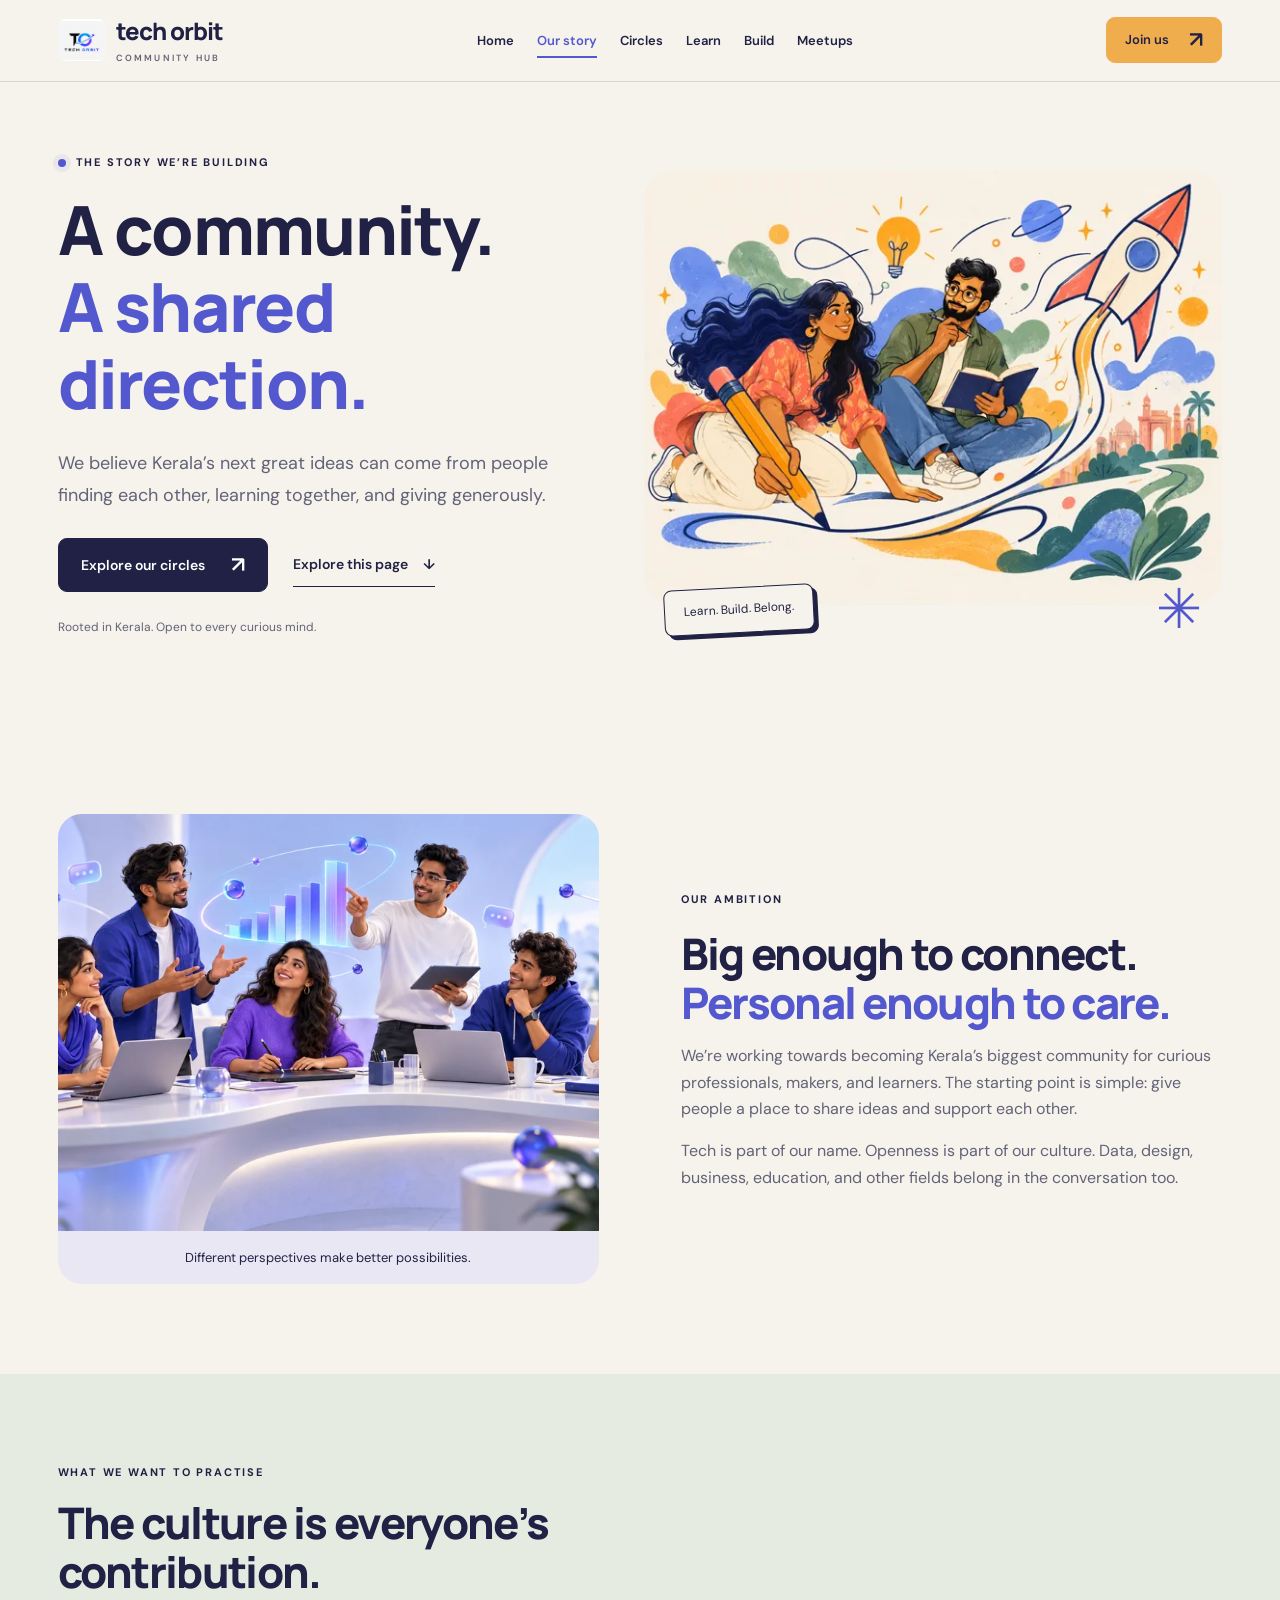
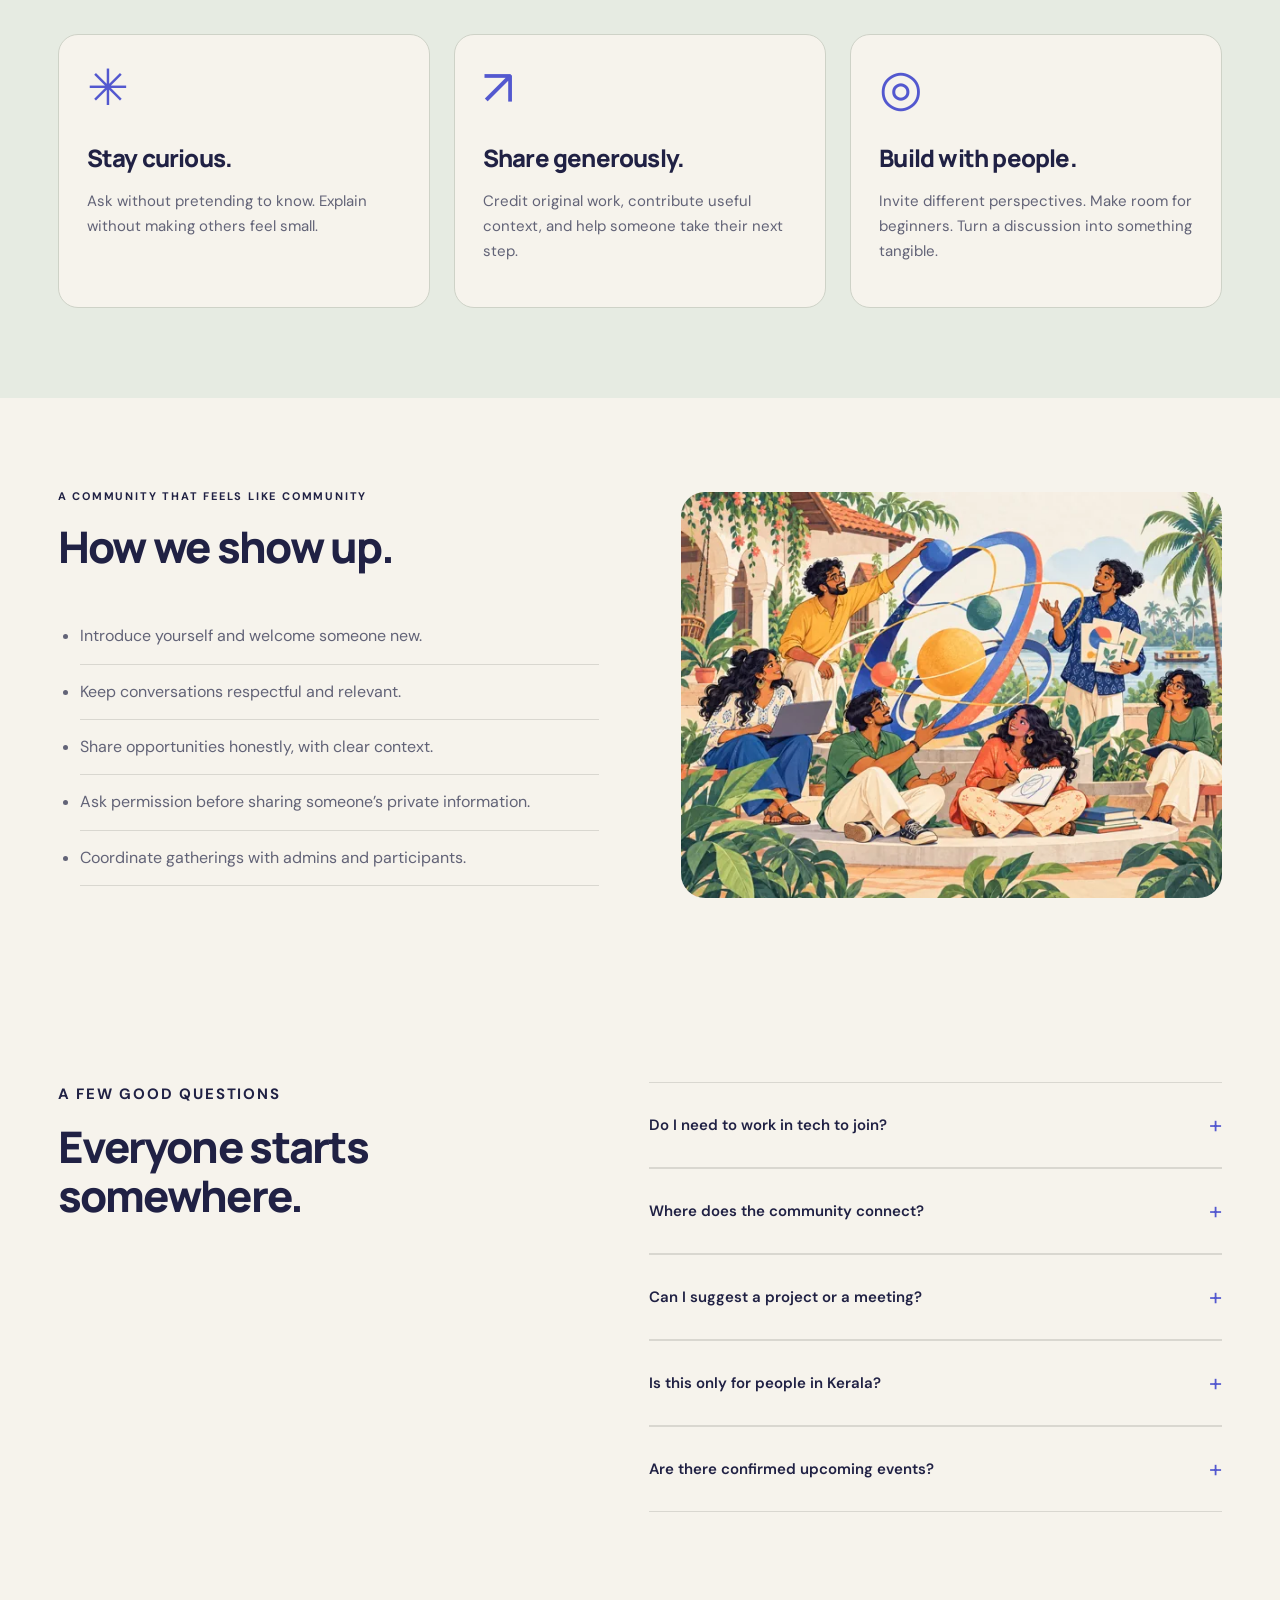
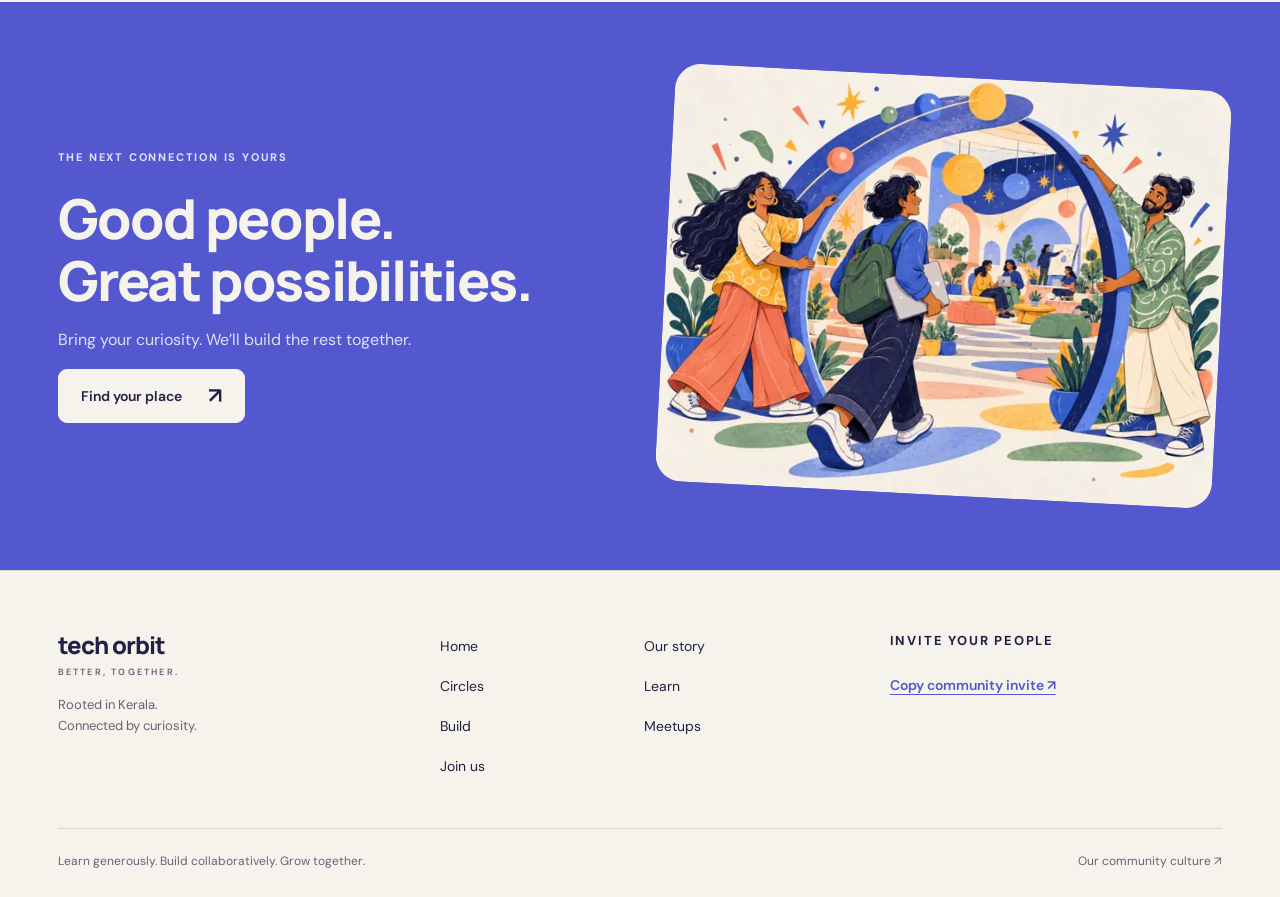
<file: about.html>
<!doctype html>
<html lang="en"><head><meta charset="utf-8"><meta name="viewport" content="width=device-width, initial-scale=1, viewport-fit=cover"><title>Our story — Tech Orbit Hub</title><meta name="description" content="Tech Orbit Hub: a Kerala-rooted community to learn, collaborate, share ideas, and build together. Explore our story."><meta name="theme-color" content="#f6f3ec"><link rel="icon" href="tech-orbit.png"><link rel="stylesheet" href="style.css?v=3"><link rel="preconnect" href="https://fonts.googleapis.com"><link rel="preconnect" href="https://fonts.gstatic.com" crossorigin></head><body data-page="about"><div class="scroll-progress" aria-hidden="true"></div><a class="skip-link" href="#main-content">Skip to content</a><header><a class="brand" href="index.html" aria-label="Tech Orbit Hub home"><img src="tech-orbit.png" width="52" height="44" alt="Tech Orbit logo"><span>tech orbit<small>COMMUNITY HUB</small></span></a><button class="menu-toggle" type="button" aria-label="Open navigation" aria-controls="main-navigation" aria-expanded="false"><span></span><span></span></button><nav id="main-navigation" aria-label="Main navigation"><a href="index.html">Home</a><a href="about.html" aria-current="page">Our story</a><a href="circles.html">Circles</a><a href="learn.html">Learn</a><a href="projects.html">Build</a><a href="meetups.html">Meetups</a><a href="join.html" class="mobile-nav-join">Join the community ↗</a></nav><a class="button small header-join" href="join.html">Join us<span aria-hidden="true">↗</span></a></header><main id="main-content"><section class="hero " id="home"><div class="hero-copy"><p class="eyebrow"><span class="status-dot" aria-hidden="true"></span>THE STORY WE’RE BUILDING</p><h1>A community.<br><em>A shared direction.</em></h1><p class="lead">We believe Kerala’s next great ideas can come from people finding each other, learning together, and giving generously.</p><div class="actions"><a class="button " href="circles.html">Explore our circles<span aria-hidden="true">↗</span></a><a class="text-link" href="#explore">Explore this page <span aria-hidden="true">↓</span></a></div><p class="hero-footnote">Rooted in Kerala. Open to every curious mind.</p></div><figure class="hero-art"><img class="" src="ideas.webp" srcset="ideas-small.webp 600w, ideas.webp 1200w" sizes="(max-width:680px) 90vw, (max-width:960px) 45vw, 40vw" width="1200" height="900" alt="An illustrated designer and entrepreneur turning a pencil line into a paper rocket" fetchpriority="high" decoding="async"><figcaption><span class="floating-tag">Learn. Build. Belong.</span><span class="art-stamp" aria-hidden="true">✳</span></figcaption></figure></section><section class="section split" id="explore"><figure class="editorial-photo"><img src="orbit-collaboration.webp" width="1672" height="941" loading="lazy" alt="A conceptual illustration of professionals collaborating"><figcaption>Different perspectives make better possibilities.</figcaption></figure><div class="reveal"><p class="eyebrow">OUR AMBITION</p><h2>Big enough to connect.<br><em>Personal enough to care.</em></h2><p>We’re working towards becoming Kerala’s biggest community for curious professionals, makers, and learners. The starting point is simple: give people a place to share ideas and support each other.</p><p>Tech is part of our name. Openness is part of our culture. Data, design, business, education, and other fields belong in the conversation too.</p></div></section><section class="tinted"><div class="section"><div class="section-heading reveal"><div><p class="eyebrow">WHAT WE WANT TO PRACTISE</p><h2>The culture is everyone’s contribution.</h2></div></div><div class="grid three principles"><article class="reveal"><span class="motif" aria-hidden="true">✳</span><h3>Stay curious.</h3><p>Ask without pretending to know. Explain without making others feel small.</p></article><article class="reveal"><span class="motif" aria-hidden="true">↗</span><h3>Share generously.</h3><p>Credit original work, contribute useful context, and help someone take their next step.</p></article><article class="reveal"><span class="motif" aria-hidden="true">◎</span><h3>Build with people.</h3><p>Invite different perspectives. Make room for beginners. Turn a discussion into something tangible.</p></article></div></div></section><section class="section split"><div><div class="section-heading reveal"><div><p class="eyebrow">A COMMUNITY THAT FEELS LIKE COMMUNITY</p><h2>How we show up.</h2></div></div><ul class="large-list"><li>Introduce yourself and welcome someone new.</li><li>Keep conversations respectful and relevant.</li><li>Share opportunities honestly, with clear context.</li><li>Ask permission before sharing someone’s private information.</li><li>Coordinate gatherings with admins and participants.</li></ul></div><figure class="art-frame"><img class="" src="community.webp" srcset="community-small.webp 600w, community.webp 1200w" sizes="(max-width:680px) 90vw, (max-width:960px) 45vw, 40vw" width="1200" height="900" alt="A welcoming illustrated group of creatives in Kerala" loading="lazy" decoding="async"></figure></section><section class="section faq"><div class="section-heading reveal"><div><p class="eyebrow">A FEW GOOD QUESTIONS</p><h2>Everyone starts somewhere.</h2></div></div><div class="faq-list"><details><summary>Do I need to work in tech to join?</summary><p>No. Students, beginners, experienced professionals, and people in other fields are welcome. A willingness to learn and support others matters more than a job title.</p></details><details><summary>Where does the community connect?</summary><p>Our hub is on WhatsApp, with spaces for Builders, Learning Circle, General, and Announcements. Join the hub to explore the available groups.</p></details><details><summary>Can I suggest a project or a meeting?</summary><p>Yes. Bring a clear idea to the group, invite feedback, and coordinate meeting plans with the admins. Our Build and Meetups pages help you prepare a useful starting point.</p></details><details><summary>Is this only for people in Kerala?</summary><p>Kerala is our home and the focus of our ambition. People from elsewhere are welcome to learn, connect, and contribute.</p></details><details><summary>Are there confirmed upcoming events?</summary><p>Event dates and venues will be shared by the admins in Announcements. The Meetups page currently offers gathering formats and a planning tool.</p></details></div></section><section class="join-banner"><div class="banner-copy reveal"><p class="eyebrow">THE NEXT CONNECTION IS YOURS</p><h2>Good people.<br>Great possibilities.</h2><p>Bring your curiosity. We’ll build the rest together.</p><a class="button light" href="join.html">Find your place<span aria-hidden="true">↗</span></a></div><figure><img class="" src="join.webp" srcset="join-small.webp 600w, join.webp 1200w" sizes="(max-width:680px) 90vw, (max-width:960px) 45vw, 40vw" width="1200" height="900" alt="Illustrated creatives welcoming someone through an orbital doorway" loading="lazy" decoding="async"></figure></section></main><footer><div class="footer-top"><div><a class="brand" href="index.html"><span>tech orbit<small>BETTER, TOGETHER.</small></span></a><p>Rooted in Kerala.<br>Connected by curiosity.</p></div><nav aria-label="Footer navigation"><a href="index.html">Home</a><a href="about.html">Our story</a><a href="circles.html">Circles</a><a href="learn.html">Learn</a><a href="projects.html">Build</a><a href="meetups.html">Meetups</a><a href="join.html">Join us</a></nav><div><p class="eyebrow">INVITE YOUR PEOPLE</p><button class="text-button" id="share-button" type="button">Copy community invite ↗</button><p id="share-status" role="status"></p></div></div><div class="footer-bottom"><span>Learn generously. Build collaboratively. Grow together.</span><a href="about.html">Our community culture ↗</a></div></footer><div class="mobile-dock"><a href="circles.html">Find a circle</a><a class="button small" href="https://chat.whatsapp.com/DScUdJlVTf11HXQwdzAbPg" target="_blank" rel="noopener noreferrer">Join on WhatsApp<span aria-hidden="true">↗</span></a></div><noscript><style>header nav{display:grid;position:static;grid-template-columns:1fr 1fr}.menu-toggle{display:none}header{flex-wrap:wrap}.empty-state{display:none}</style></noscript><script src="script.js?v=3" defer></script></body></html>
</file>
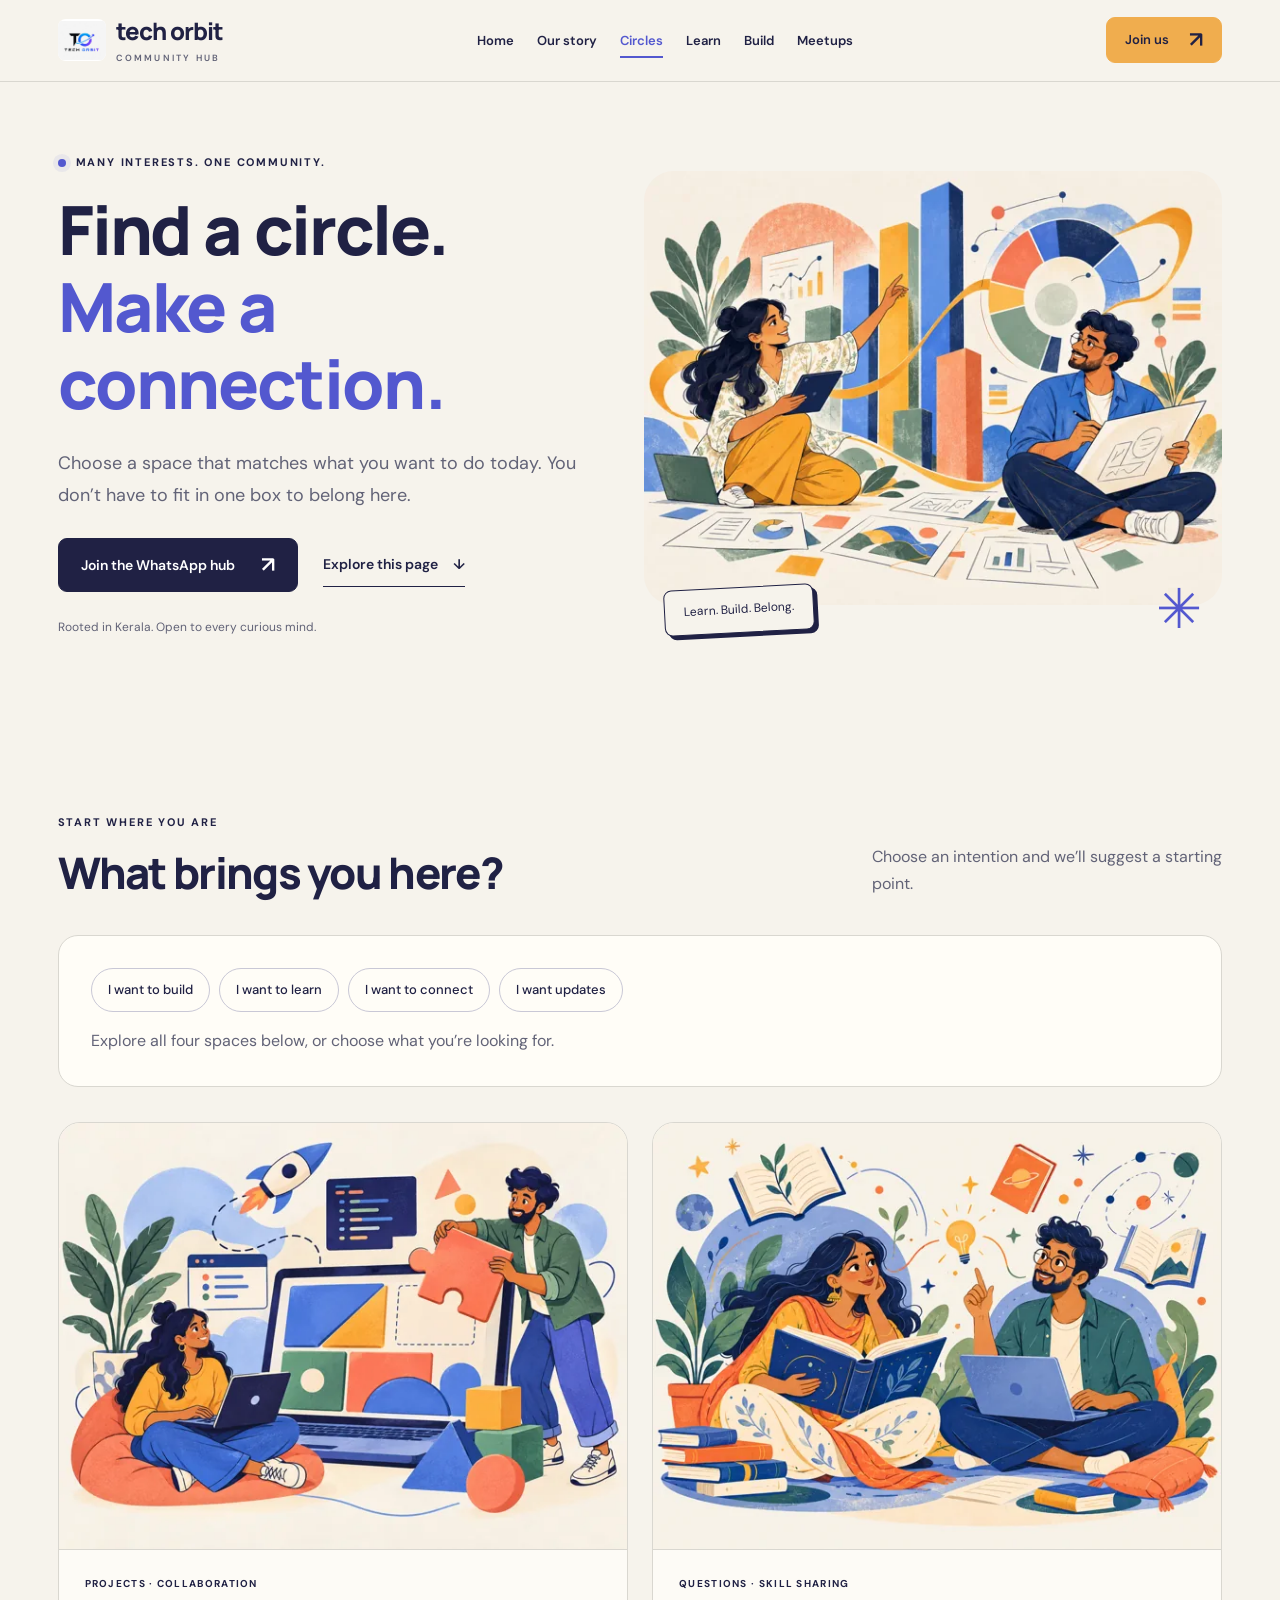
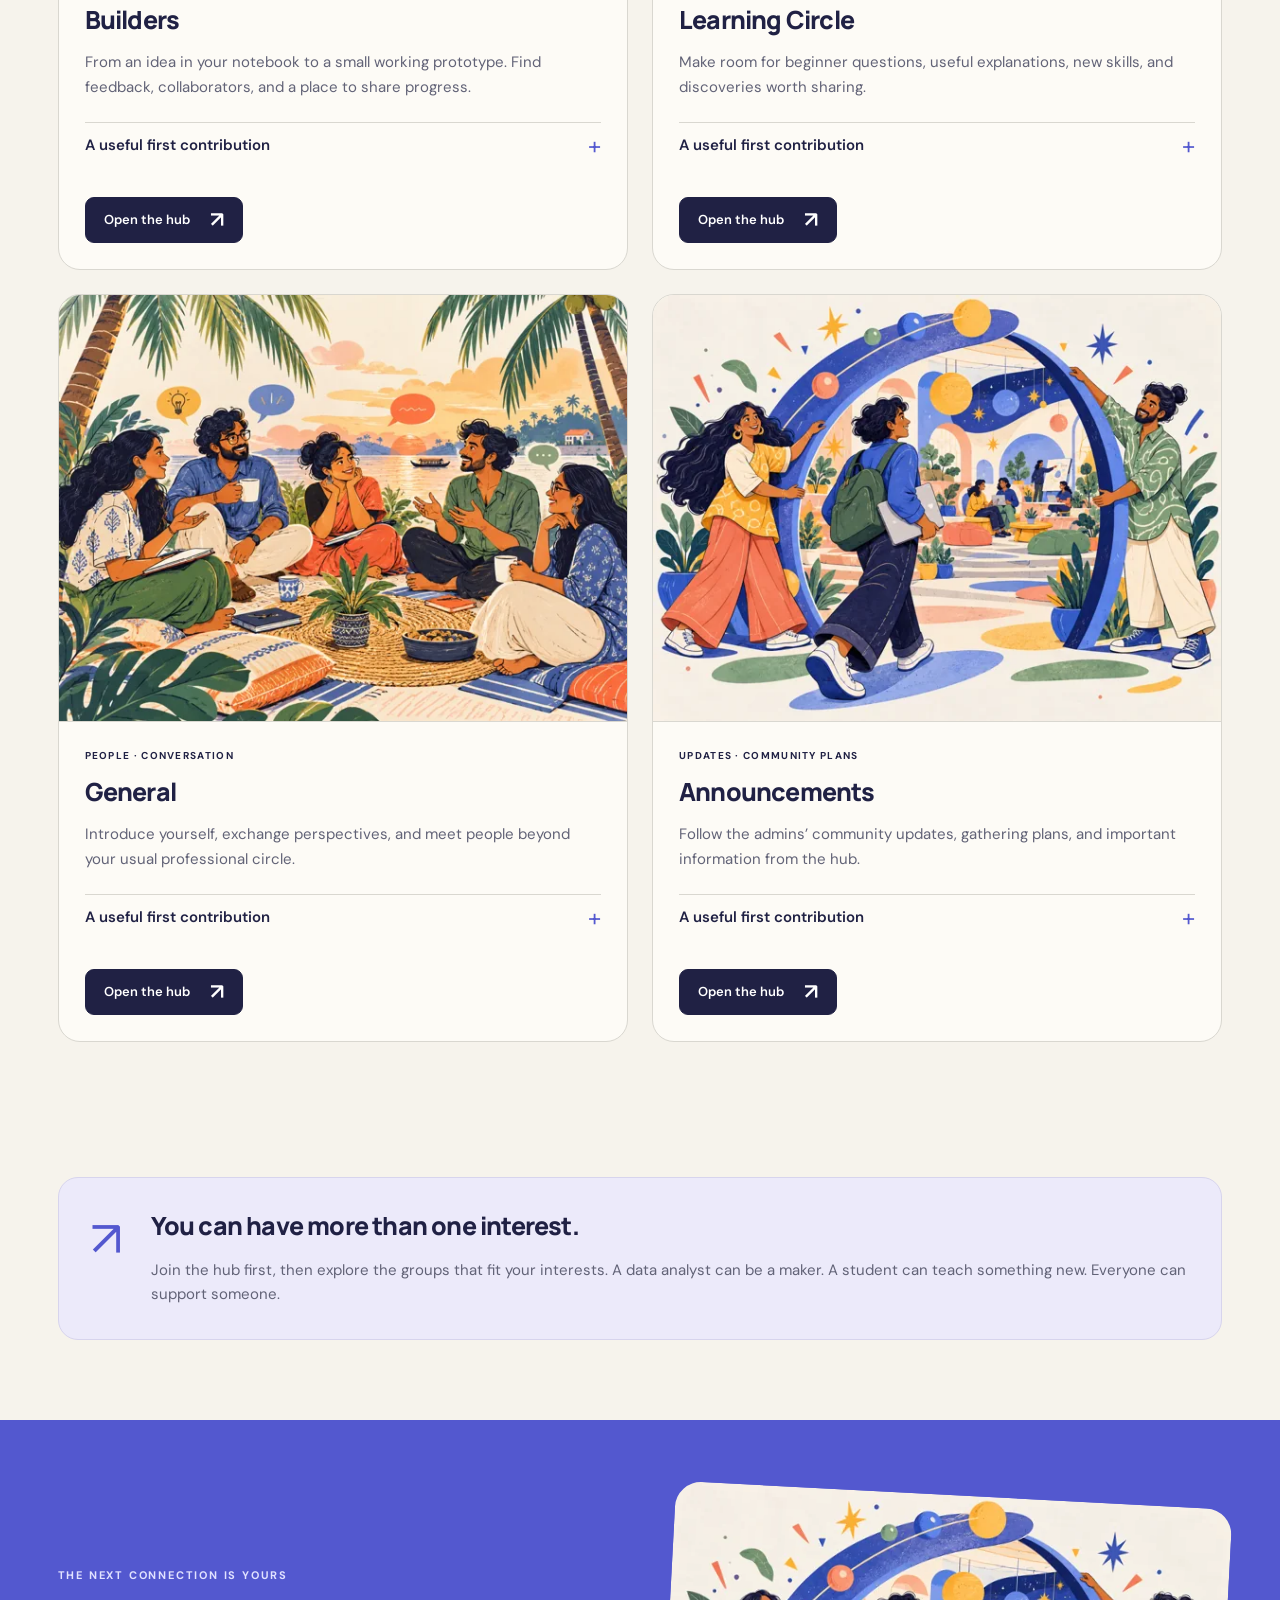
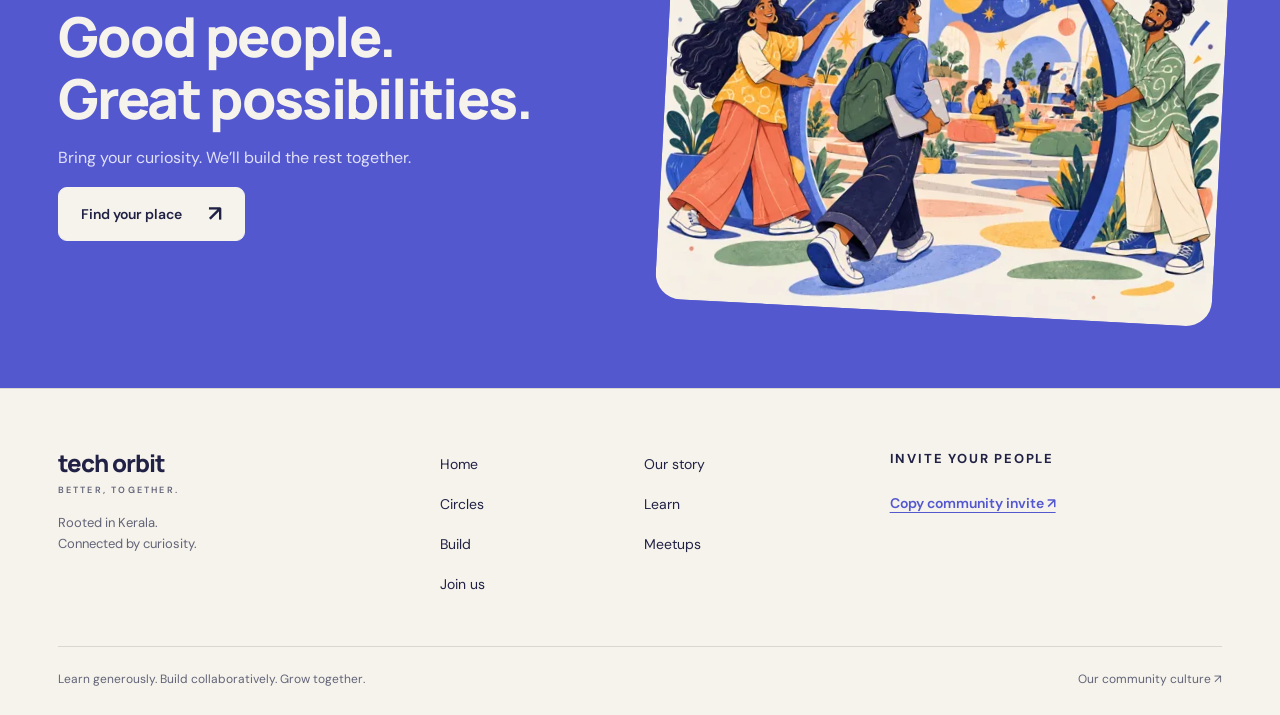
<file: circles.html>
<!doctype html>
<html lang="en"><head><meta charset="utf-8"><meta name="viewport" content="width=device-width, initial-scale=1, viewport-fit=cover"><title>Circles — Tech Orbit Hub</title><meta name="description" content="Tech Orbit Hub: a Kerala-rooted community to learn, collaborate, share ideas, and build together. Explore circles."><meta name="theme-color" content="#f6f3ec"><link rel="icon" href="tech-orbit.png"><link rel="stylesheet" href="style.css?v=3"><link rel="preconnect" href="https://fonts.googleapis.com"><link rel="preconnect" href="https://fonts.gstatic.com" crossorigin></head><body data-page="circles"><div class="scroll-progress" aria-hidden="true"></div><a class="skip-link" href="#main-content">Skip to content</a><header><a class="brand" href="index.html" aria-label="Tech Orbit Hub home"><img src="tech-orbit.png" width="52" height="44" alt="Tech Orbit logo"><span>tech orbit<small>COMMUNITY HUB</small></span></a><button class="menu-toggle" type="button" aria-label="Open navigation" aria-controls="main-navigation" aria-expanded="false"><span></span><span></span></button><nav id="main-navigation" aria-label="Main navigation"><a href="index.html">Home</a><a href="about.html">Our story</a><a href="circles.html" aria-current="page">Circles</a><a href="learn.html">Learn</a><a href="projects.html">Build</a><a href="meetups.html">Meetups</a><a href="join.html" class="mobile-nav-join">Join the community ↗</a></nav><a class="button small header-join" href="join.html">Join us<span aria-hidden="true">↗</span></a></header><main id="main-content"><section class="hero " id="home"><div class="hero-copy"><p class="eyebrow"><span class="status-dot" aria-hidden="true"></span>MANY INTERESTS. ONE COMMUNITY.</p><h1>Find a circle.<br><em>Make a connection.</em></h1><p class="lead">Choose a space that matches what you want to do today. You don’t have to fit in one box to belong here.</p><div class="actions"><a class="button " href="https://chat.whatsapp.com/DScUdJlVTf11HXQwdzAbPg" target="_blank" rel="noopener noreferrer">Join the WhatsApp hub<span aria-hidden="true">↗</span></a><a class="text-link" href="#explore">Explore this page <span aria-hidden="true">↓</span></a></div><p class="hero-footnote">Rooted in Kerala. Open to every curious mind.</p></div><figure class="hero-art"><img class="" src="data.webp" srcset="data-small.webp 600w, data.webp 1200w" sizes="(max-width:680px) 90vw, (max-width:960px) 45vw, 40vw" width="1200" height="900" alt="Illustrated data and design professionals working together on a dashboard" fetchpriority="high" decoding="async"><figcaption><span class="floating-tag">Learn. Build. Belong.</span><span class="art-stamp" aria-hidden="true">✳</span></figcaption></figure></section><section class="section" id="explore"><div class="section-heading reveal"><div><p class="eyebrow">START WHERE YOU ARE</p><h2>What brings you here?</h2></div><p>Choose an intention and we’ll suggest a starting point.</p></div><div class="circle-finder panel"><div class="choice-row" role="group" aria-label="Find a circle"><button class="chip" type="button" data-intent="build" aria-pressed="false">I want to build</button><button class="chip" type="button" data-intent="learn" aria-pressed="false">I want to learn</button><button class="chip" type="button" data-intent="connect" aria-pressed="false">I want to connect</button><button class="chip" type="button" data-intent="updates" aria-pressed="false">I want updates</button></div><p id="circle-recommendation" role="status">Explore all four spaces below, or choose what you’re looking for.</p></div><div class="grid two circle-grid"><article class="art-card reveal" id="builders"><div class="card-art"><img class="" src="builders.webp" srcset="builders-small.webp 600w, builders.webp 1200w" sizes="(max-width:680px) 90vw, (max-width:960px) 45vw, 40vw" width="1200" height="900" alt="From an idea in your notebook to a small working prototype. Find feedback, collaborators, and a place to share progress." loading="lazy" decoding="async"></div><div class="card-body"><p class="eyebrow">PROJECTS · COLLABORATION</p><h3>Builders</h3><p>From an idea in your notebook to a small working prototype. Find feedback, collaborators, and a place to share progress.</p><details><summary>A useful first contribution</summary><p>Bring a short problem statement, your current progress, and the kind of help you’re looking for.</p></details><a class="button small" href="https://chat.whatsapp.com/DScUdJlVTf11HXQwdzAbPg" target="_blank" rel="noopener noreferrer">Open the hub<span aria-hidden="true">↗</span></a></div></article><article class="art-card reveal" id="learning-circle"><div class="card-art"><img class="" src="learning.webp" srcset="learning-small.webp 600w, learning.webp 1200w" sizes="(max-width:680px) 90vw, (max-width:960px) 45vw, 40vw" width="1200" height="900" alt="Make room for beginner questions, useful explanations, new skills, and discoveries worth sharing." loading="lazy" decoding="async"></div><div class="card-body"><p class="eyebrow">QUESTIONS · SKILL SHARING</p><h3>Learning Circle</h3><p>Make room for beginner questions, useful explanations, new skills, and discoveries worth sharing.</p><details><summary>A useful first contribution</summary><p>Share your goal, what you’ve already tried, and a focused question. Offer context so others can help.</p></details><a class="button small" href="https://chat.whatsapp.com/DScUdJlVTf11HXQwdzAbPg" target="_blank" rel="noopener noreferrer">Open the hub<span aria-hidden="true">↗</span></a></div></article><article class="art-card reveal" id="general"><div class="card-art"><img class="" src="meetups.webp" srcset="meetups-small.webp 600w, meetups.webp 1200w" sizes="(max-width:680px) 90vw, (max-width:960px) 45vw, 40vw" width="1200" height="900" alt="Introduce yourself, exchange perspectives, and meet people beyond your usual professional circle." loading="lazy" decoding="async"></div><div class="card-body"><p class="eyebrow">PEOPLE · CONVERSATION</p><h3>General</h3><p>Introduce yourself, exchange perspectives, and meet people beyond your usual professional circle.</p><details><summary>A useful first contribution</summary><p>Tell us what you do, something you’re curious about, and one way you’d love to contribute.</p></details><a class="button small" href="https://chat.whatsapp.com/DScUdJlVTf11HXQwdzAbPg" target="_blank" rel="noopener noreferrer">Open the hub<span aria-hidden="true">↗</span></a></div></article><article class="art-card reveal" id="announcements"><div class="card-art"><img class="" src="join.webp" srcset="join-small.webp 600w, join.webp 1200w" sizes="(max-width:680px) 90vw, (max-width:960px) 45vw, 40vw" width="1200" height="900" alt="Follow the admins’ community updates, gathering plans, and important information from the hub." loading="lazy" decoding="async"></div><div class="card-body"><p class="eyebrow">UPDATES · COMMUNITY PLANS</p><h3>Announcements</h3><p>Follow the admins’ community updates, gathering plans, and important information from the hub.</p><details><summary>A useful first contribution</summary><p>Check here for confirmed information. Meeting dates and details are shared as plans are announced.</p></details><a class="button small" href="https://chat.whatsapp.com/DScUdJlVTf11HXQwdzAbPg" target="_blank" rel="noopener noreferrer">Open the hub<span aria-hidden="true">↗</span></a></div></article></div></section><section class="section compact"><div class="note-panel"><span class="motif" aria-hidden="true">↗</span><div><h3>You can have more than one interest.</h3><p>Join the hub first, then explore the groups that fit your interests. A data analyst can be a maker. A student can teach something new. Everyone can support someone.</p></div></div></section><section class="join-banner"><div class="banner-copy reveal"><p class="eyebrow">THE NEXT CONNECTION IS YOURS</p><h2>Good people.<br>Great possibilities.</h2><p>Bring your curiosity. We’ll build the rest together.</p><a class="button light" href="join.html">Find your place<span aria-hidden="true">↗</span></a></div><figure><img class="" src="join.webp" srcset="join-small.webp 600w, join.webp 1200w" sizes="(max-width:680px) 90vw, (max-width:960px) 45vw, 40vw" width="1200" height="900" alt="Illustrated creatives welcoming someone through an orbital doorway" loading="lazy" decoding="async"></figure></section></main><footer><div class="footer-top"><div><a class="brand" href="index.html"><span>tech orbit<small>BETTER, TOGETHER.</small></span></a><p>Rooted in Kerala.<br>Connected by curiosity.</p></div><nav aria-label="Footer navigation"><a href="index.html">Home</a><a href="about.html">Our story</a><a href="circles.html">Circles</a><a href="learn.html">Learn</a><a href="projects.html">Build</a><a href="meetups.html">Meetups</a><a href="join.html">Join us</a></nav><div><p class="eyebrow">INVITE YOUR PEOPLE</p><button class="text-button" id="share-button" type="button">Copy community invite ↗</button><p id="share-status" role="status"></p></div></div><div class="footer-bottom"><span>Learn generously. Build collaboratively. Grow together.</span><a href="about.html">Our community culture ↗</a></div></footer><div class="mobile-dock"><a href="circles.html">Find a circle</a><a class="button small" href="https://chat.whatsapp.com/DScUdJlVTf11HXQwdzAbPg" target="_blank" rel="noopener noreferrer">Join on WhatsApp<span aria-hidden="true">↗</span></a></div><noscript><style>header nav{display:grid;position:static;grid-template-columns:1fr 1fr}.menu-toggle{display:none}header{flex-wrap:wrap}.empty-state{display:none}</style></noscript><script src="script.js?v=3" defer></script></body></html>
</file>
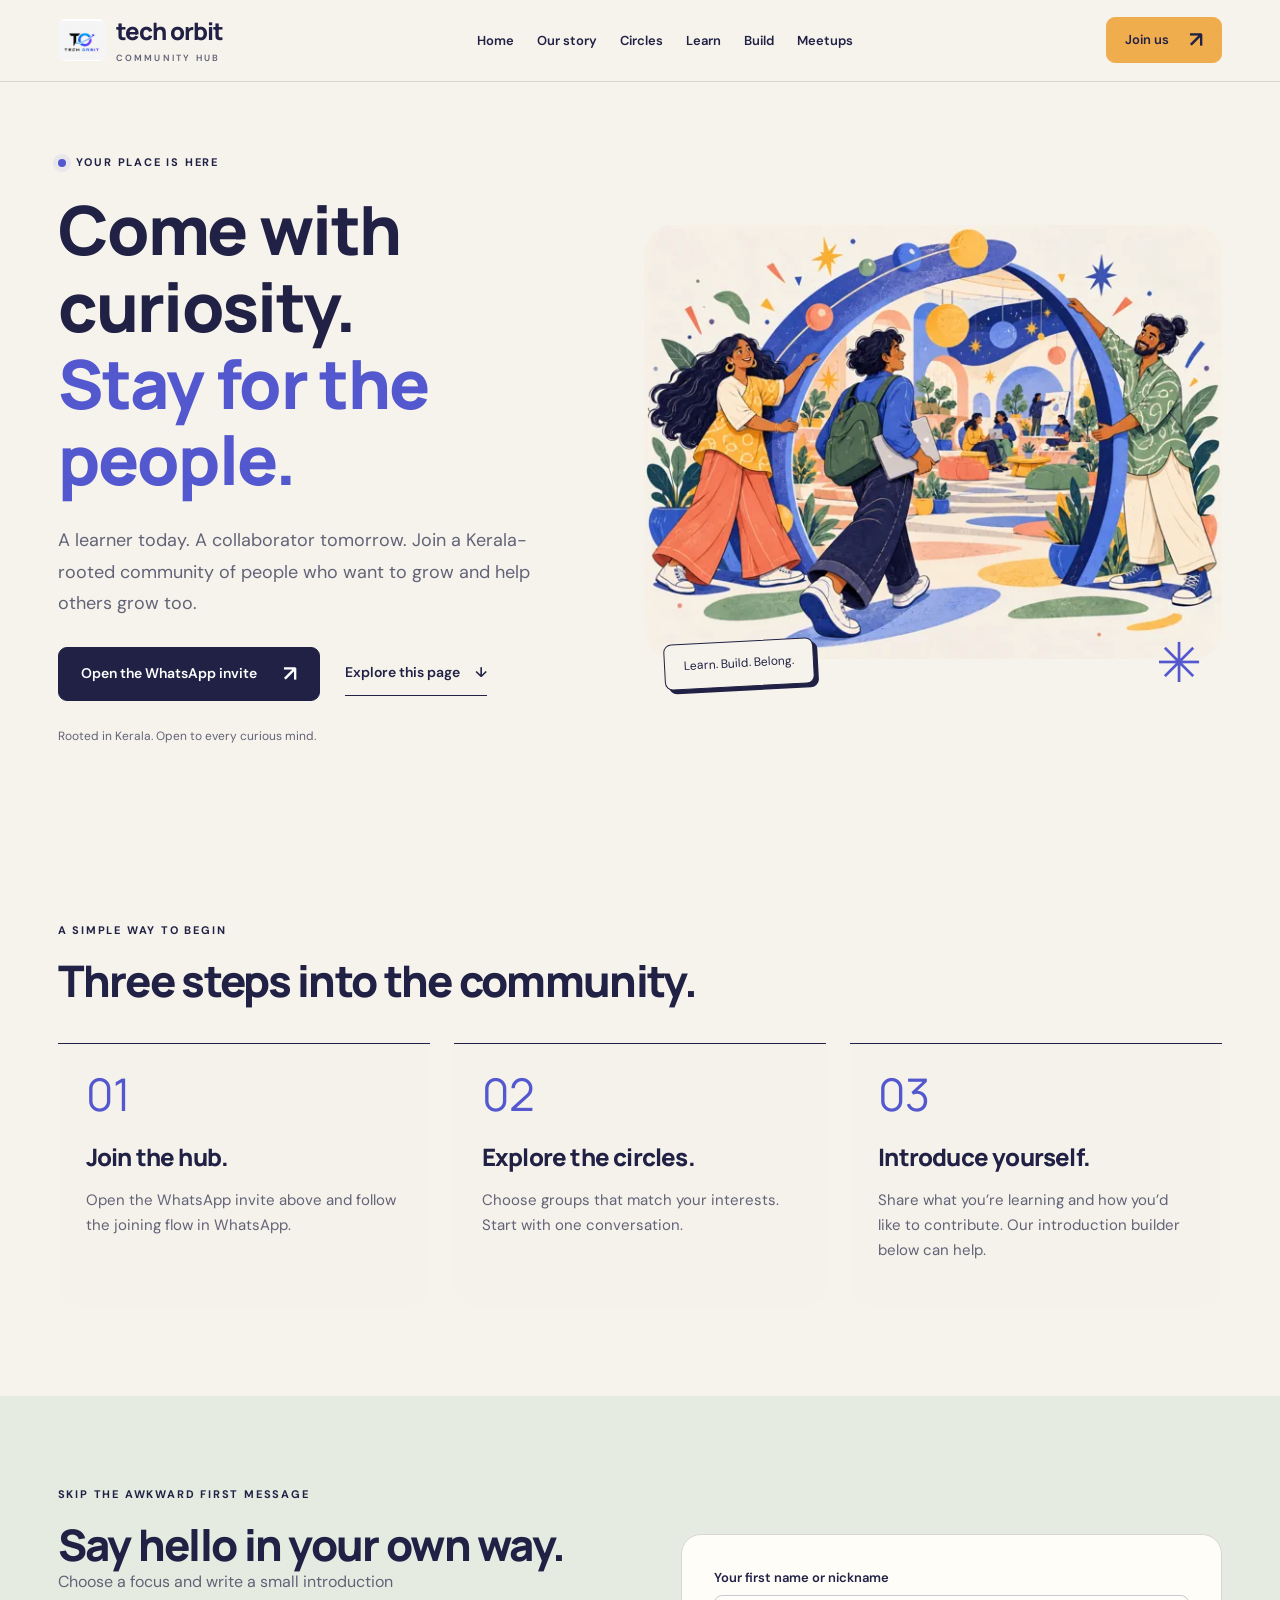
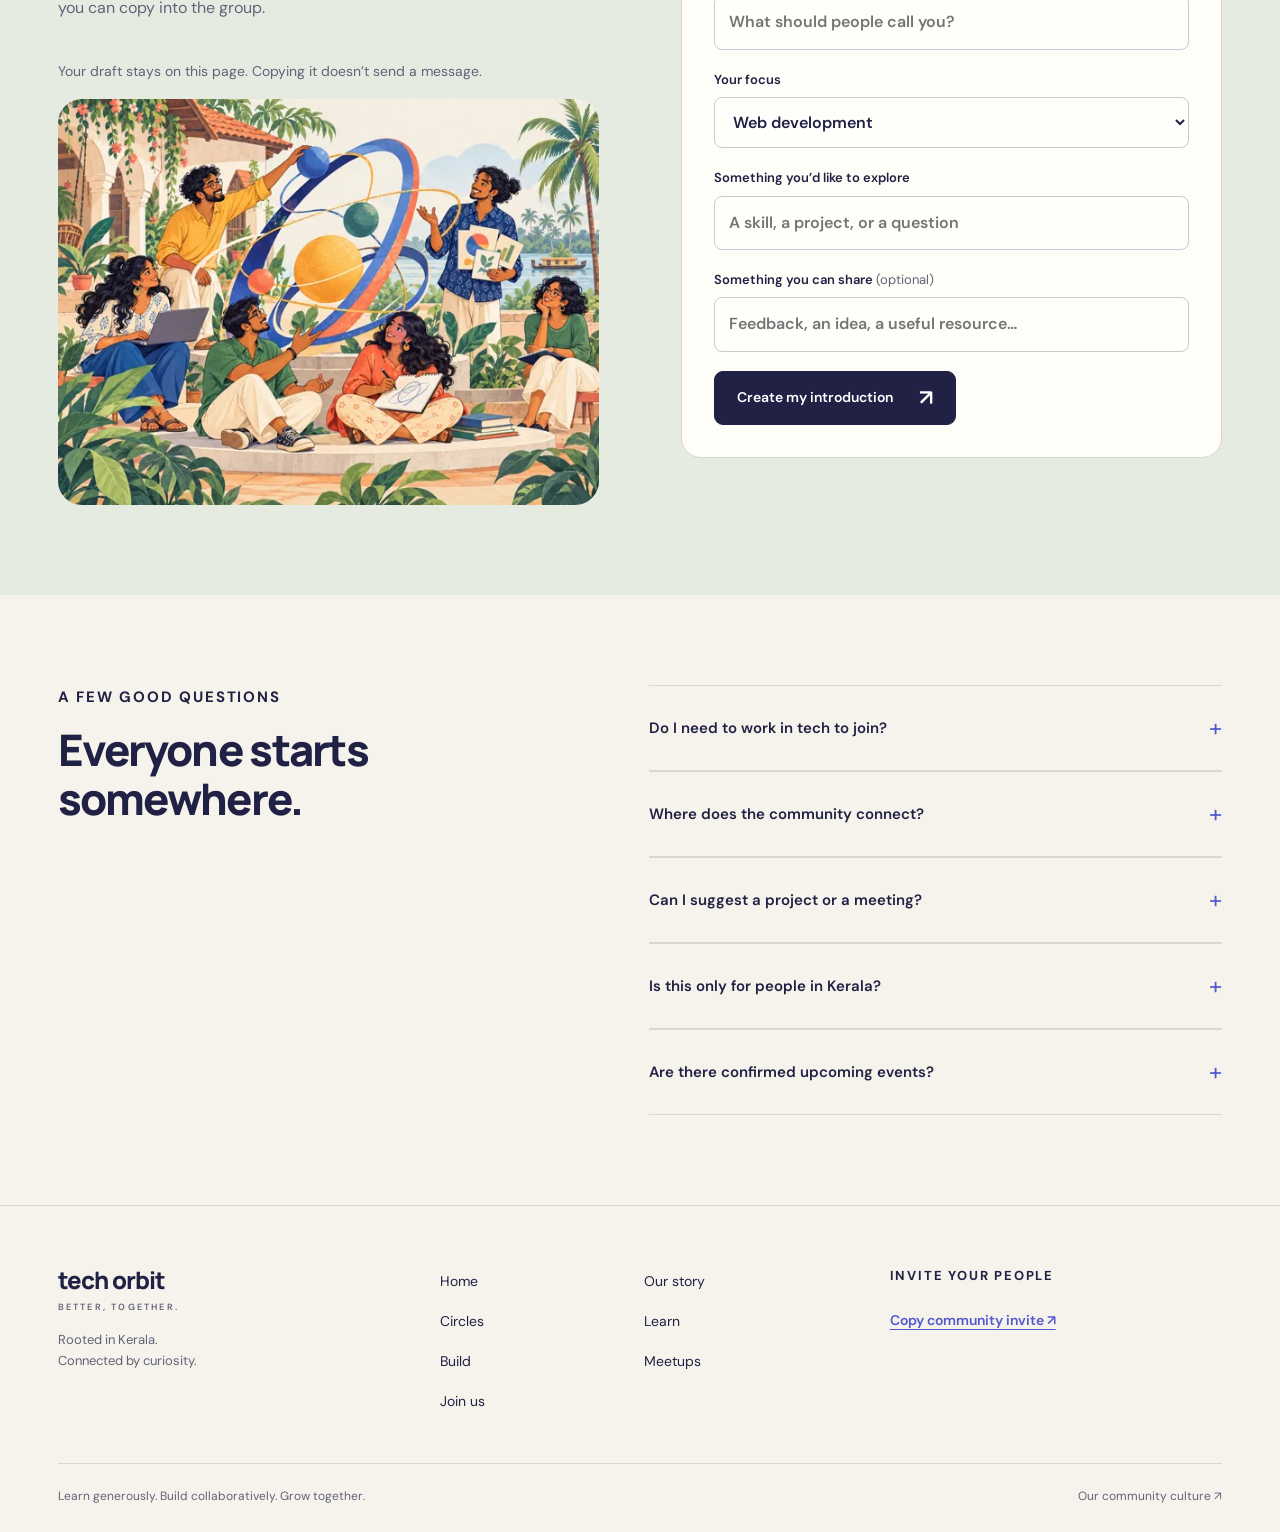
<file: join.html>
<!doctype html>
<html lang="en"><head><meta charset="utf-8"><meta name="viewport" content="width=device-width, initial-scale=1, viewport-fit=cover"><title>Join us — Tech Orbit Hub</title><meta name="description" content="Tech Orbit Hub: a Kerala-rooted community to learn, collaborate, share ideas, and build together. Explore join us."><meta name="theme-color" content="#f6f3ec"><link rel="icon" href="tech-orbit.png"><link rel="stylesheet" href="style.css?v=3"><link rel="preconnect" href="https://fonts.googleapis.com"><link rel="preconnect" href="https://fonts.gstatic.com" crossorigin></head><body data-page="join"><div class="scroll-progress" aria-hidden="true"></div><a class="skip-link" href="#main-content">Skip to content</a><header><a class="brand" href="index.html" aria-label="Tech Orbit Hub home"><img src="tech-orbit.png" width="52" height="44" alt="Tech Orbit logo"><span>tech orbit<small>COMMUNITY HUB</small></span></a><button class="menu-toggle" type="button" aria-label="Open navigation" aria-controls="main-navigation" aria-expanded="false"><span></span><span></span></button><nav id="main-navigation" aria-label="Main navigation"><a href="index.html">Home</a><a href="about.html">Our story</a><a href="circles.html">Circles</a><a href="learn.html">Learn</a><a href="projects.html">Build</a><a href="meetups.html">Meetups</a><a href="join.html" class="mobile-nav-join">Join the community ↗</a></nav><a class="button small header-join" href="join.html">Join us<span aria-hidden="true">↗</span></a></header><main id="main-content"><section class="hero " id="home"><div class="hero-copy"><p class="eyebrow"><span class="status-dot" aria-hidden="true"></span>YOUR PLACE IS HERE</p><h1>Come with curiosity.<br><em>Stay for the people.</em></h1><p class="lead">A learner today. A collaborator tomorrow. Join a Kerala-rooted community of people who want to grow and help others grow too.</p><div class="actions"><a class="button " href="https://chat.whatsapp.com/DScUdJlVTf11HXQwdzAbPg" target="_blank" rel="noopener noreferrer">Open the WhatsApp invite<span aria-hidden="true">↗</span></a><a class="text-link" href="#explore">Explore this page <span aria-hidden="true">↓</span></a></div><p class="hero-footnote">Rooted in Kerala. Open to every curious mind.</p></div><figure class="hero-art"><img class="" src="join.webp" srcset="join-small.webp 600w, join.webp 1200w" sizes="(max-width:680px) 90vw, (max-width:960px) 45vw, 40vw" width="1200" height="900" alt="Illustrated creatives welcoming a new member through an orbital archway" fetchpriority="high" decoding="async"><figcaption><span class="floating-tag">Learn. Build. Belong.</span><span class="art-stamp" aria-hidden="true">✳</span></figcaption></figure></section><section class="section" id="explore"><div class="section-heading reveal"><div><p class="eyebrow">A SIMPLE WAY TO BEGIN</p><h2>Three steps into the community.</h2></div></div><div class="grid three steps"><article class="reveal"><span class="step-number">01</span><h3>Join the hub.</h3><p>Open the WhatsApp invite above and follow the joining flow in WhatsApp.</p></article><article class="reveal"><span class="step-number">02</span><h3>Explore the circles.</h3><p>Choose groups that match your interests. Start with one conversation.</p></article><article class="reveal"><span class="step-number">03</span><h3>Introduce yourself.</h3><p>Share what you’re learning and how you’d like to contribute. Our introduction builder below can help.</p></article></div></section><section class="tinted" id="introduction"><div class="section split"><div><div class="section-heading reveal"><div><p class="eyebrow">SKIP THE AWKWARD FIRST MESSAGE</p><h2>Say hello in your own way.</h2></div><p>Choose a focus and write a small introduction you can copy into the group.</p></div><p class="small-note">Your draft stays on this page. Copying it doesn’t send a message.</p><figure class="art-frame"><img class="" src="community.webp" srcset="community-small.webp 600w, community.webp 1200w" sizes="(max-width:680px) 90vw, (max-width:960px) 45vw, 40vw" width="1200" height="900" alt="A welcoming group sharing skills and ideas" loading="lazy" decoding="async"></figure></div><div class="panel"><form id="intro-form"><label>Your first name or nickname<input name="name" required maxlength="40" autocomplete="given-name" placeholder="What should people call you?"></label><label>Your focus<select name="focus"><option>Web development</option><option>Data & analytics</option><option>Design & creativity</option><option>AI & technology</option><option>Business & entrepreneurship</option><option>Learning something new</option><option>Another field</option></select></label><label>Something you’d like to explore<input name="goal" required maxlength="150" placeholder="A skill, a project, or a question"></label><label>Something you can share <span class="optional">(optional)</span><input name="offer" maxlength="150" placeholder="Feedback, an idea, a useful resource…"></label><button class="button" type="submit">Create my introduction <span aria-hidden="true">↗</span></button></form><div id="intro-output" hidden><h3>Your introduction draft</h3><pre class="draft-text" id="intro-draft"></pre><div class="actions"><button class="text-button" type="button" data-copy-target="intro-draft">Copy introduction</button><a class="button small" href="https://chat.whatsapp.com/DScUdJlVTf11HXQwdzAbPg" target="_blank" rel="noopener noreferrer">Open the hub<span aria-hidden="true">↗</span></a></div><p class="copy-status" role="status"></p></div></div></div></section><section class="section faq"><div class="section-heading reveal"><div><p class="eyebrow">A FEW GOOD QUESTIONS</p><h2>Everyone starts somewhere.</h2></div></div><div class="faq-list"><details><summary>Do I need to work in tech to join?</summary><p>No. Students, beginners, experienced professionals, and people in other fields are welcome. A willingness to learn and support others matters more than a job title.</p></details><details><summary>Where does the community connect?</summary><p>Our hub is on WhatsApp, with spaces for Builders, Learning Circle, General, and Announcements. Join the hub to explore the available groups.</p></details><details><summary>Can I suggest a project or a meeting?</summary><p>Yes. Bring a clear idea to the group, invite feedback, and coordinate meeting plans with the admins. Our Build and Meetups pages help you prepare a useful starting point.</p></details><details><summary>Is this only for people in Kerala?</summary><p>Kerala is our home and the focus of our ambition. People from elsewhere are welcome to learn, connect, and contribute.</p></details><details><summary>Are there confirmed upcoming events?</summary><p>Event dates and venues will be shared by the admins in Announcements. The Meetups page currently offers gathering formats and a planning tool.</p></details></div></section></main><footer><div class="footer-top"><div><a class="brand" href="index.html"><span>tech orbit<small>BETTER, TOGETHER.</small></span></a><p>Rooted in Kerala.<br>Connected by curiosity.</p></div><nav aria-label="Footer navigation"><a href="index.html">Home</a><a href="about.html">Our story</a><a href="circles.html">Circles</a><a href="learn.html">Learn</a><a href="projects.html">Build</a><a href="meetups.html">Meetups</a><a href="join.html">Join us</a></nav><div><p class="eyebrow">INVITE YOUR PEOPLE</p><button class="text-button" id="share-button" type="button">Copy community invite ↗</button><p id="share-status" role="status"></p></div></div><div class="footer-bottom"><span>Learn generously. Build collaboratively. Grow together.</span><a href="about.html">Our community culture ↗</a></div></footer><div class="mobile-dock"><a href="circles.html">Find a circle</a><a class="button small" href="https://chat.whatsapp.com/DScUdJlVTf11HXQwdzAbPg" target="_blank" rel="noopener noreferrer">Join on WhatsApp<span aria-hidden="true">↗</span></a></div><noscript><style>header nav{display:grid;position:static;grid-template-columns:1fr 1fr}.menu-toggle{display:none}header{flex-wrap:wrap}.empty-state{display:none}</style></noscript><script src="script.js?v=3" defer></script></body></html>
</file>
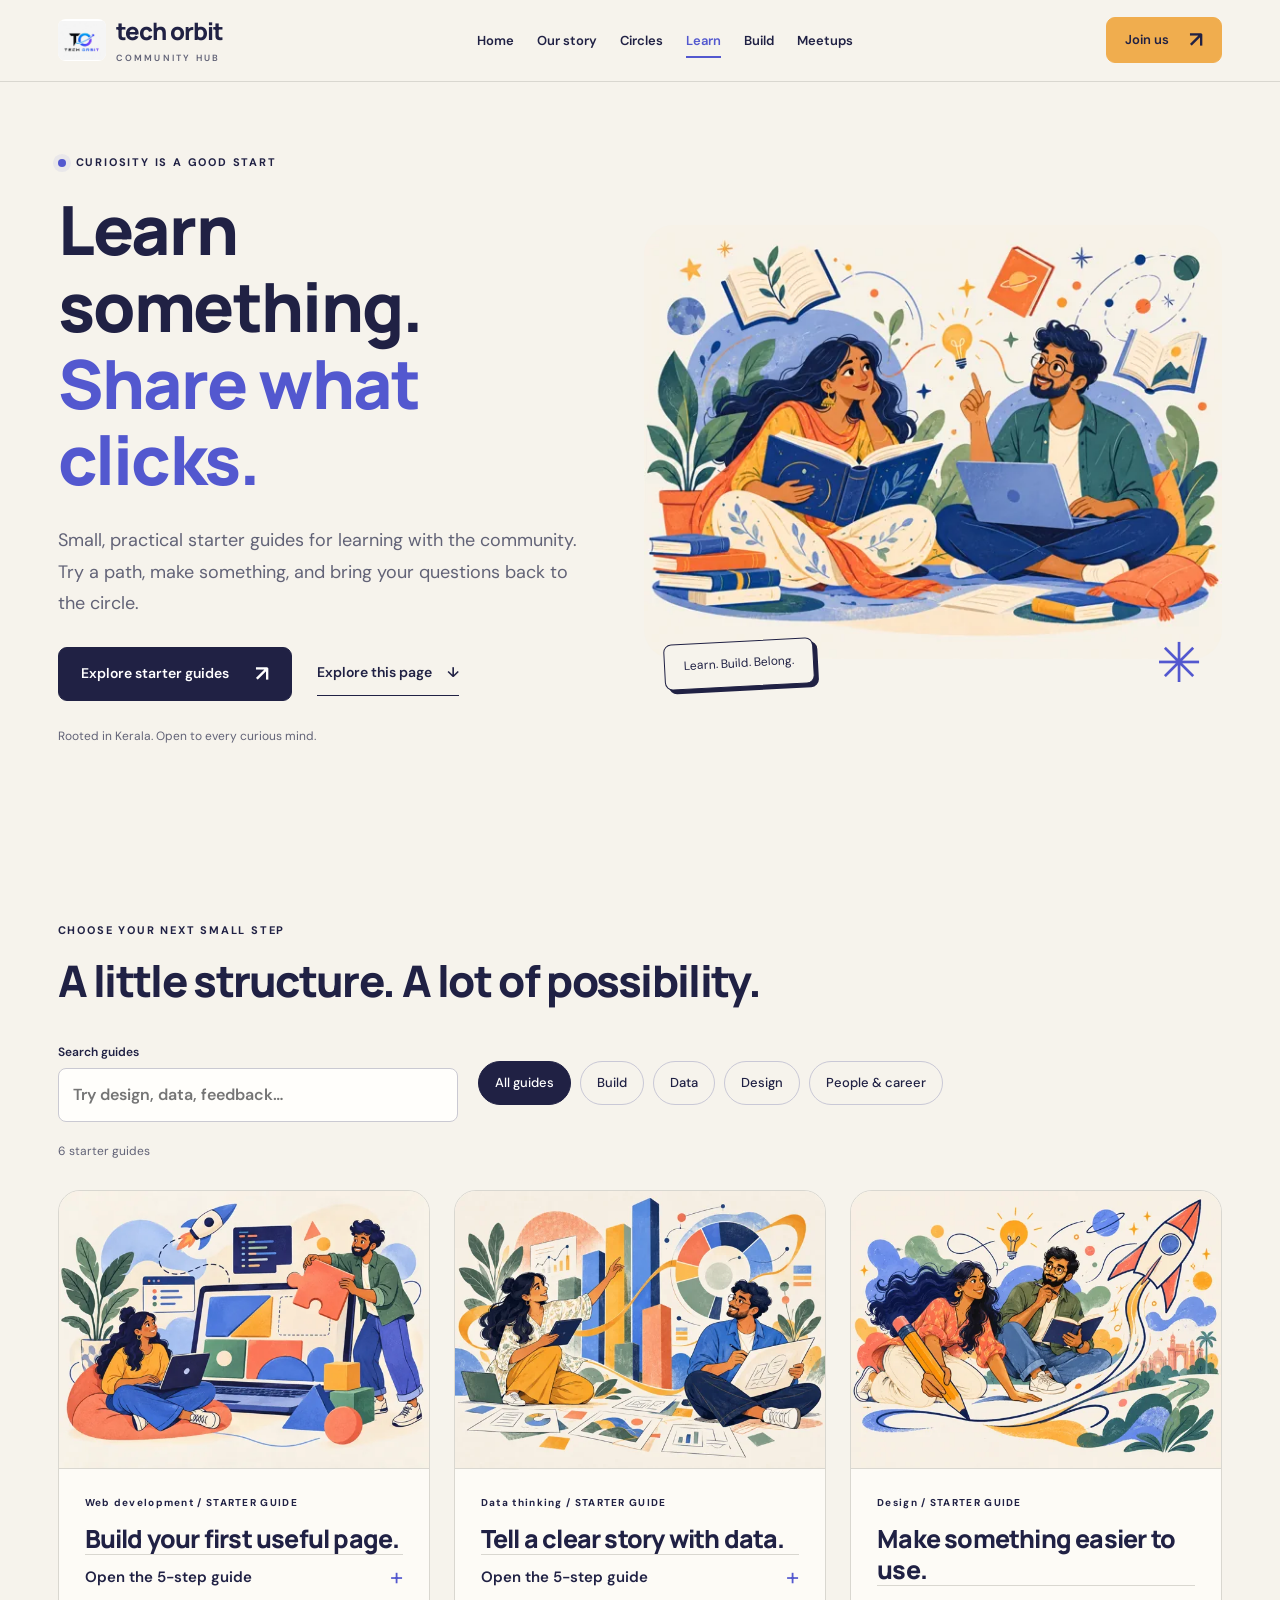
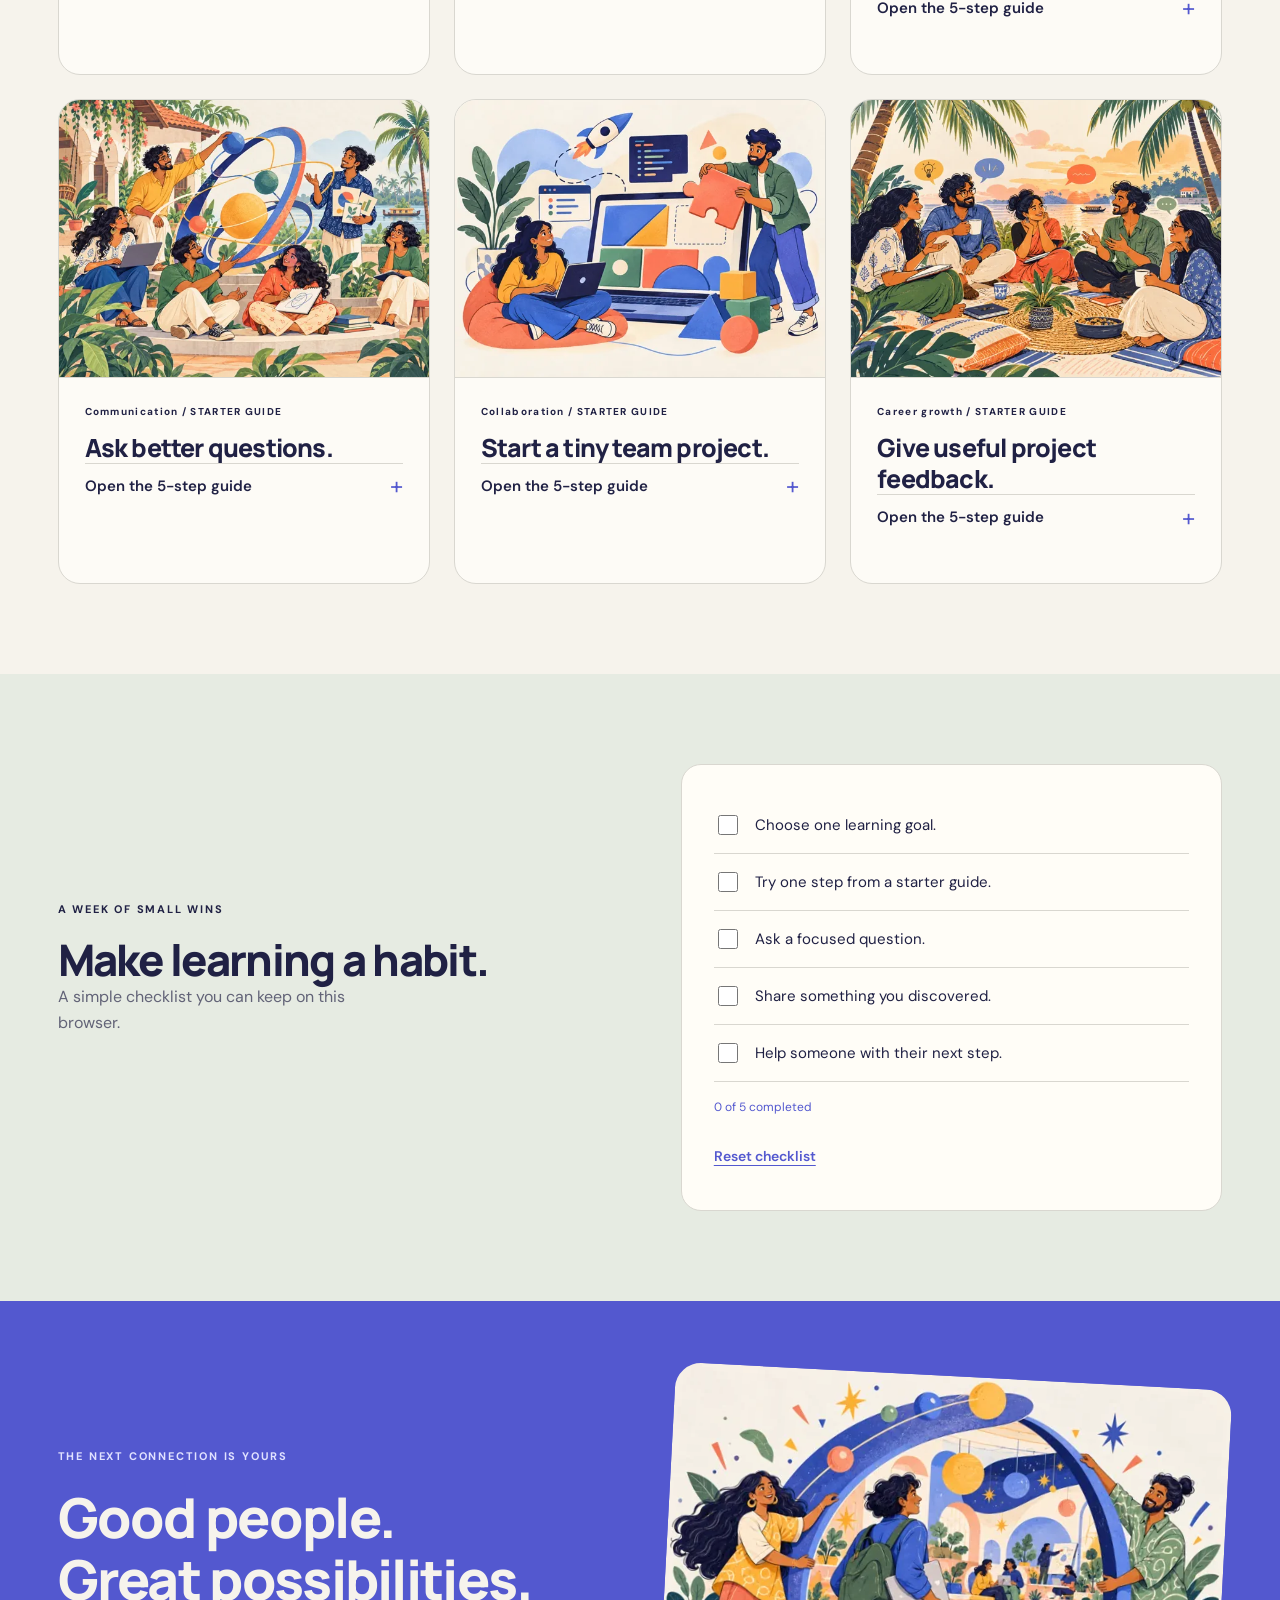
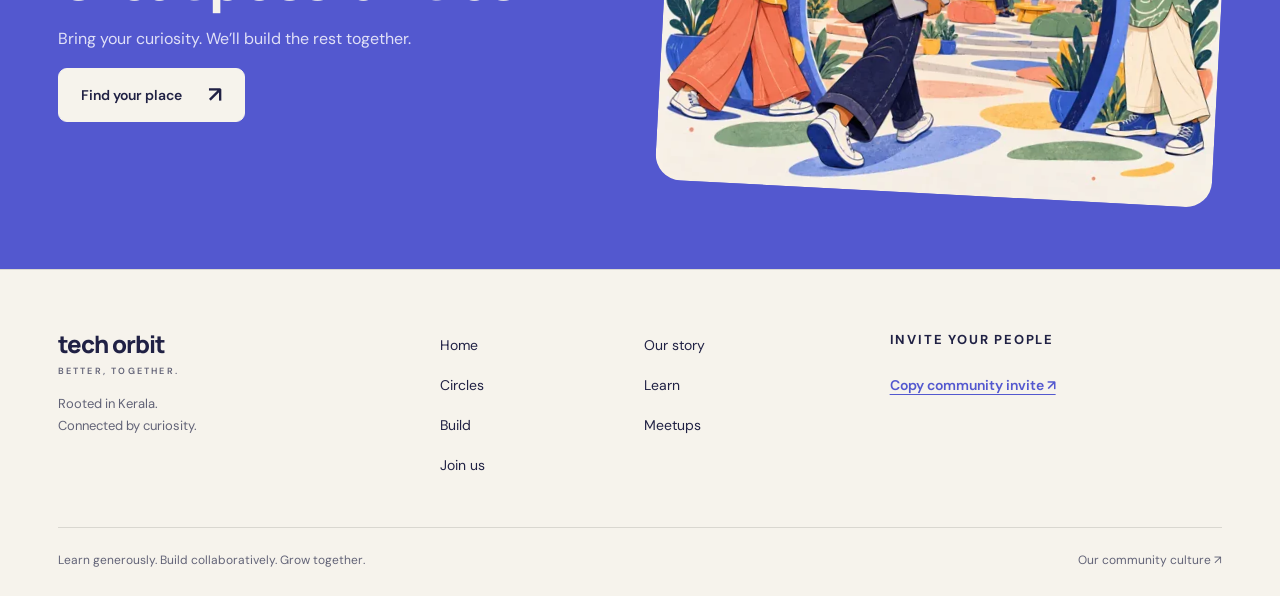
<file: learn.html>
<!doctype html>
<html lang="en"><head><meta charset="utf-8"><meta name="viewport" content="width=device-width, initial-scale=1, viewport-fit=cover"><title>Learn — Tech Orbit Hub</title><meta name="description" content="Tech Orbit Hub: a Kerala-rooted community to learn, collaborate, share ideas, and build together. Explore learn."><meta name="theme-color" content="#f6f3ec"><link rel="icon" href="tech-orbit.png"><link rel="stylesheet" href="style.css?v=3"><link rel="preconnect" href="https://fonts.googleapis.com"><link rel="preconnect" href="https://fonts.gstatic.com" crossorigin></head><body data-page="learn"><div class="scroll-progress" aria-hidden="true"></div><a class="skip-link" href="#main-content">Skip to content</a><header><a class="brand" href="index.html" aria-label="Tech Orbit Hub home"><img src="tech-orbit.png" width="52" height="44" alt="Tech Orbit logo"><span>tech orbit<small>COMMUNITY HUB</small></span></a><button class="menu-toggle" type="button" aria-label="Open navigation" aria-controls="main-navigation" aria-expanded="false"><span></span><span></span></button><nav id="main-navigation" aria-label="Main navigation"><a href="index.html">Home</a><a href="about.html">Our story</a><a href="circles.html">Circles</a><a href="learn.html" aria-current="page">Learn</a><a href="projects.html">Build</a><a href="meetups.html">Meetups</a><a href="join.html" class="mobile-nav-join">Join the community ↗</a></nav><a class="button small header-join" href="join.html">Join us<span aria-hidden="true">↗</span></a></header><main id="main-content"><section class="hero " id="home"><div class="hero-copy"><p class="eyebrow"><span class="status-dot" aria-hidden="true"></span>CURIOSITY IS A GOOD START</p><h1>Learn something.<br><em>Share what clicks.</em></h1><p class="lead">Small, practical starter guides for learning with the community. Try a path, make something, and bring your questions back to the circle.</p><div class="actions"><a class="button " href="#explore">Explore starter guides<span aria-hidden="true">↗</span></a><a class="text-link" href="#explore">Explore this page <span aria-hidden="true">↓</span></a></div><p class="hero-footnote">Rooted in Kerala. Open to every curious mind.</p></div><figure class="hero-art"><img class="" src="learning.webp" srcset="learning-small.webp 600w, learning.webp 1200w" sizes="(max-width:680px) 90vw, (max-width:960px) 45vw, 40vw" width="1200" height="900" alt="Illustrated learners exchanging an idea between a book and a laptop" fetchpriority="high" decoding="async"><figcaption><span class="floating-tag">Learn. Build. Belong.</span><span class="art-stamp" aria-hidden="true">✳</span></figcaption></figure></section><section class="section" id="explore"><div class="section-heading reveal"><div><p class="eyebrow">CHOOSE YOUR NEXT SMALL STEP</p><h2>A little structure. A lot of possibility.</h2></div></div><div class="filter-tools" data-filter-group="lessons"><label class="search-label">Search guides<input type="search" placeholder="Try design, data, feedback…" data-search aria-controls="lesson-grid"></label><div class="choice-row" role="group" aria-label="Guide categories"><button type="button" class="chip" data-filter="all" aria-pressed="true">All guides</button><button type="button" class="chip" data-filter="web" aria-pressed="false">Build</button><button type="button" class="chip" data-filter="data" aria-pressed="false">Data</button><button type="button" class="chip" data-filter="design" aria-pressed="false">Design</button><button type="button" class="chip" data-filter="career" aria-pressed="false">People & career</button></div><p class="result-count" role="status">6 starter guides</p></div><div class="grid three" id="lesson-grid" data-filter-list="lessons"><article class="art-card reveal" data-category="web"><div class="card-art"><img class="" src="builders.webp" srcset="builders-small.webp 600w, builders.webp 1200w" sizes="(max-width:680px) 90vw, (max-width:960px) 45vw, 40vw" width="1200" height="900" alt="Build your first useful page." loading="lazy" decoding="async"></div><div class="card-body"><p class="eyebrow">Web development / STARTER GUIDE</p><h3>Build your first useful page.</h3><details><summary>Open the 5-step guide</summary><ol class="guide-list"><li>Pick one person and one problem your page can help with.</li><li>Sketch the heading, main action, and three useful pieces of content.</li><li>Build the structure with semantic HTML, then add responsive CSS.</li><li>Check keyboard navigation, narrow screens, and readable contrast.</li><li>Share a working link and ask for feedback on one specific thing.</li></ol></details></div></article><article class="art-card reveal" data-category="data"><div class="card-art"><img class="" src="data.webp" srcset="data-small.webp 600w, data.webp 1200w" sizes="(max-width:680px) 90vw, (max-width:960px) 45vw, 40vw" width="1200" height="900" alt="Tell a clear story with data." loading="lazy" decoding="async"></div><div class="card-body"><p class="eyebrow">Data thinking / STARTER GUIDE</p><h3>Tell a clear story with data.</h3><details><summary>Open the 5-step guide</summary><ol class="guide-list"><li>Choose a small public or self-created dataset you can explain.</li><li>Write one question before making any chart.</li><li>Check missing values, inconsistent units, and duplicate records.</li><li>Make one simple chart that helps answer your question.</li><li>Explain your conclusion and what the data cannot tell you.</li></ol></details></div></article><article class="art-card reveal" data-category="design"><div class="card-art"><img class="" src="ideas.webp" srcset="ideas-small.webp 600w, ideas.webp 1200w" sizes="(max-width:680px) 90vw, (max-width:960px) 45vw, 40vw" width="1200" height="900" alt="Make something easier to use." loading="lazy" decoding="async"></div><div class="card-body"><p class="eyebrow">Design / STARTER GUIDE</p><h3>Make something easier to use.</h3><details><summary>Open the 5-step guide</summary><ol class="guide-list"><li>Choose a familiar screen and name one confusing moment.</li><li>Sketch a simpler version with a clear primary action.</li><li>Check the size, contrast, and wording of important controls.</li><li>Ask someone to try the task without coaching them.</li><li>Share the before, the change, and what you learned.</li></ol></details></div></article><article class="art-card reveal" data-category="career"><div class="card-art"><img class="" src="community.webp" srcset="community-small.webp 600w, community.webp 1200w" sizes="(max-width:680px) 90vw, (max-width:960px) 45vw, 40vw" width="1200" height="900" alt="Ask better questions." loading="lazy" decoding="async"></div><div class="card-body"><p class="eyebrow">Communication / STARTER GUIDE</p><h3>Ask better questions.</h3><details><summary>Open the 5-step guide</summary><ol class="guide-list"><li>Give a short description of your goal.</li><li>Explain what you have tried and what happened.</li><li>Include a small example, screenshot, or relevant error.</li><li>Ask one focused question that someone can answer.</li><li>Share the solution afterwards so the next person benefits.</li></ol></details></div></article><article class="art-card reveal" data-category="web"><div class="card-art"><img class="" src="builders.webp" srcset="builders-small.webp 600w, builders.webp 1200w" sizes="(max-width:680px) 90vw, (max-width:960px) 45vw, 40vw" width="1200" height="900" alt="Start a tiny team project." loading="lazy" decoding="async"></div><div class="card-body"><p class="eyebrow">Collaboration / STARTER GUIDE</p><h3>Start a tiny team project.</h3><details><summary>Open the 5-step guide</summary><ol class="guide-list"><li>Pick a problem you can explore in a week.</li><li>Agree on a small first deliverable and who it helps.</li><li>Separate the work into clear responsibilities.</li><li>Choose one place to track progress and decisions.</li><li>Show a demo and write down the next useful improvement.</li></ol></details></div></article><article class="art-card reveal" data-category="career"><div class="card-art"><img class="" src="meetups.webp" srcset="meetups-small.webp 600w, meetups.webp 1200w" sizes="(max-width:680px) 90vw, (max-width:960px) 45vw, 40vw" width="1200" height="900" alt="Give useful project feedback." loading="lazy" decoding="async"></div><div class="card-body"><p class="eyebrow">Career growth / STARTER GUIDE</p><h3>Give useful project feedback.</h3><details><summary>Open the 5-step guide</summary><ol class="guide-list"><li>Ask what kind of feedback the creator wants.</li><li>Try the main action before judging the appearance.</li><li>Describe what you observed, without making assumptions.</li><li>Suggest one concrete improvement and explain why.</li><li>Mention one thing that worked well and should be kept.</li></ol></details></div></article></div><p class="empty-state" data-empty="lessons" hidden>No guides match that search. Try a different word or choose All guides.</p></section><section class="tinted"><div class="section split"><div><div class="section-heading reveal"><div><p class="eyebrow">A WEEK OF SMALL WINS</p><h2>Make learning a habit.</h2></div><p>A simple checklist you can keep on this browser.</p></div></div><div class="panel checklist" data-checklist="learning"><label><input type="checkbox" value="0"><span>Choose one learning goal.</span></label><label><input type="checkbox" value="1"><span>Try one step from a starter guide.</span></label><label><input type="checkbox" value="2"><span>Ask a focused question.</span></label><label><input type="checkbox" value="3"><span>Share something you discovered.</span></label><label><input type="checkbox" value="4"><span>Help someone with their next step.</span></label><p class="checklist-status" role="status">0 of 5 completed</p><button class="text-button" data-reset-checklist type="button">Reset checklist</button></div></div></section><section class="join-banner"><div class="banner-copy reveal"><p class="eyebrow">THE NEXT CONNECTION IS YOURS</p><h2>Good people.<br>Great possibilities.</h2><p>Bring your curiosity. We’ll build the rest together.</p><a class="button light" href="join.html">Find your place<span aria-hidden="true">↗</span></a></div><figure><img class="" src="join.webp" srcset="join-small.webp 600w, join.webp 1200w" sizes="(max-width:680px) 90vw, (max-width:960px) 45vw, 40vw" width="1200" height="900" alt="Illustrated creatives welcoming someone through an orbital doorway" loading="lazy" decoding="async"></figure></section></main><footer><div class="footer-top"><div><a class="brand" href="index.html"><span>tech orbit<small>BETTER, TOGETHER.</small></span></a><p>Rooted in Kerala.<br>Connected by curiosity.</p></div><nav aria-label="Footer navigation"><a href="index.html">Home</a><a href="about.html">Our story</a><a href="circles.html">Circles</a><a href="learn.html">Learn</a><a href="projects.html">Build</a><a href="meetups.html">Meetups</a><a href="join.html">Join us</a></nav><div><p class="eyebrow">INVITE YOUR PEOPLE</p><button class="text-button" id="share-button" type="button">Copy community invite ↗</button><p id="share-status" role="status"></p></div></div><div class="footer-bottom"><span>Learn generously. Build collaboratively. Grow together.</span><a href="about.html">Our community culture ↗</a></div></footer><div class="mobile-dock"><a href="circles.html">Find a circle</a><a class="button small" href="https://chat.whatsapp.com/DScUdJlVTf11HXQwdzAbPg" target="_blank" rel="noopener noreferrer">Join on WhatsApp<span aria-hidden="true">↗</span></a></div><noscript><style>header nav{display:grid;position:static;grid-template-columns:1fr 1fr}.menu-toggle{display:none}header{flex-wrap:wrap}.empty-state{display:none}</style></noscript><script src="script.js?v=3" defer></script></body></html>
</file>
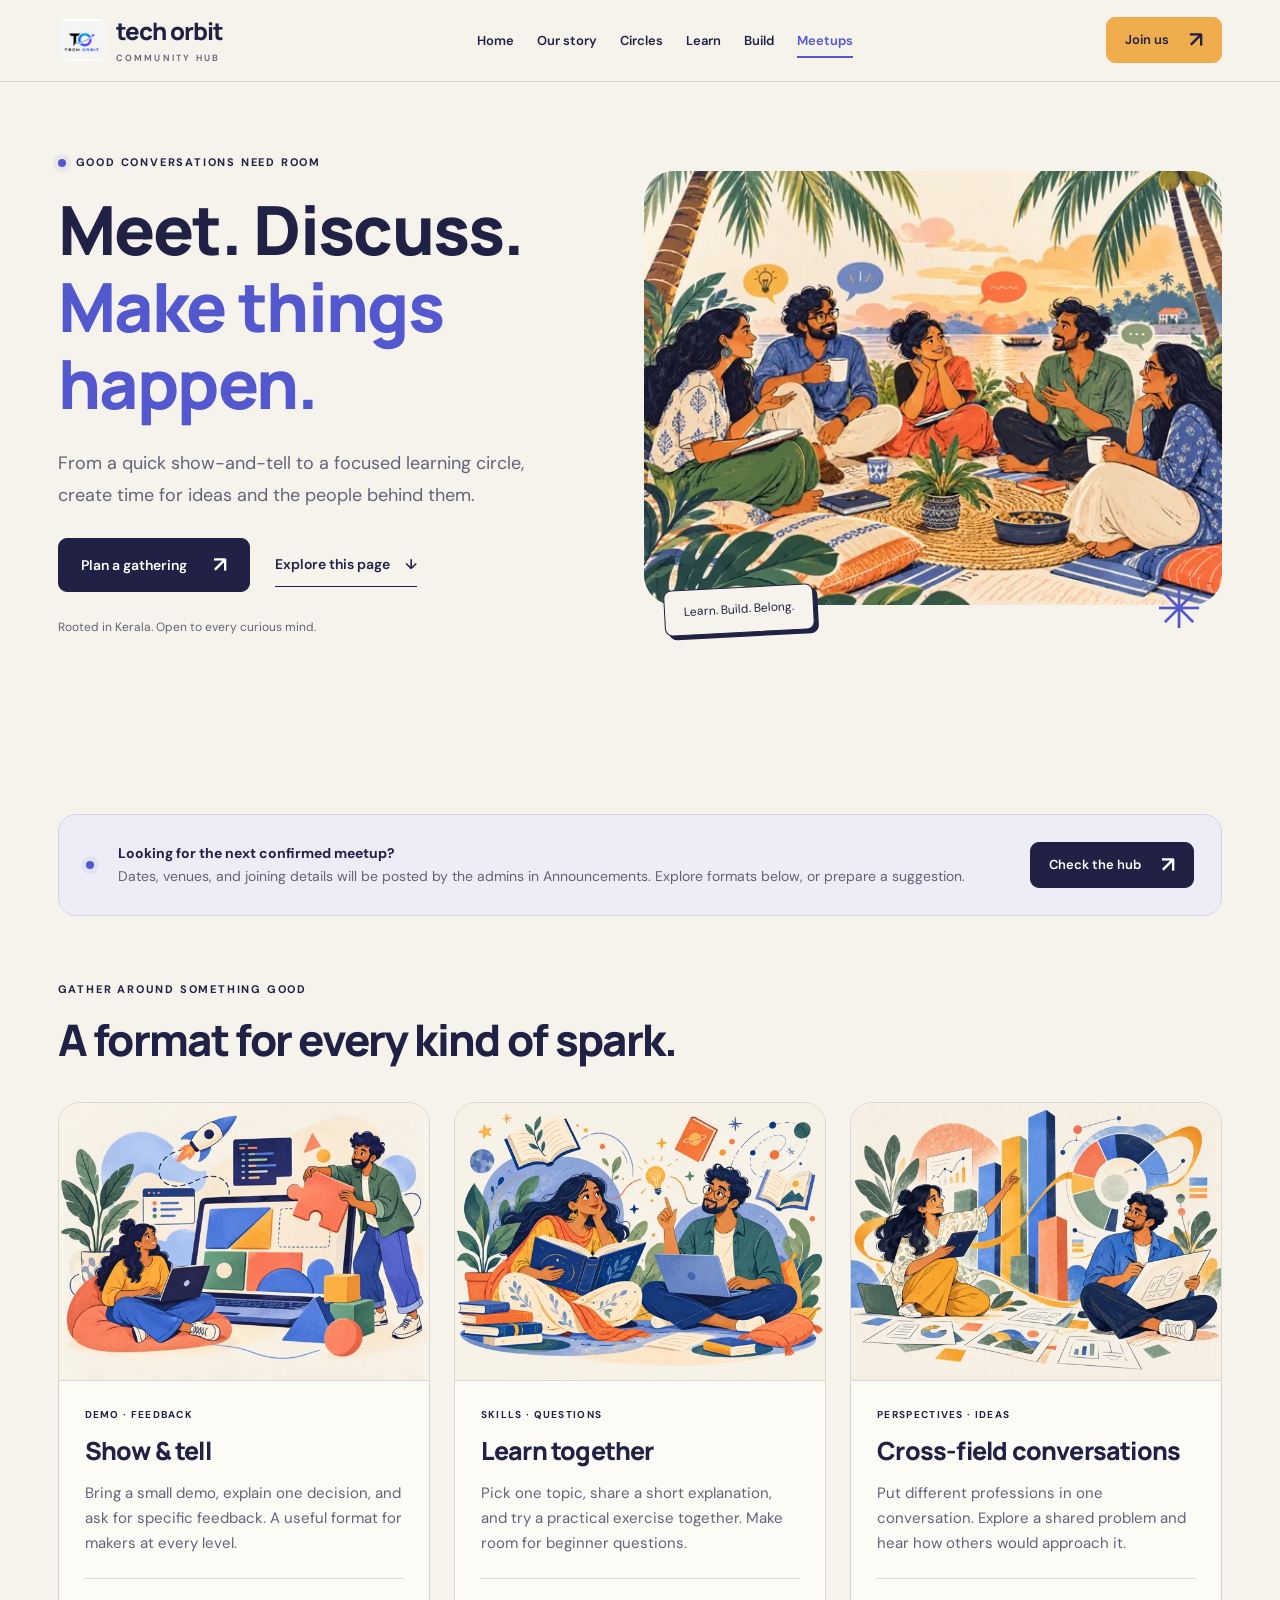
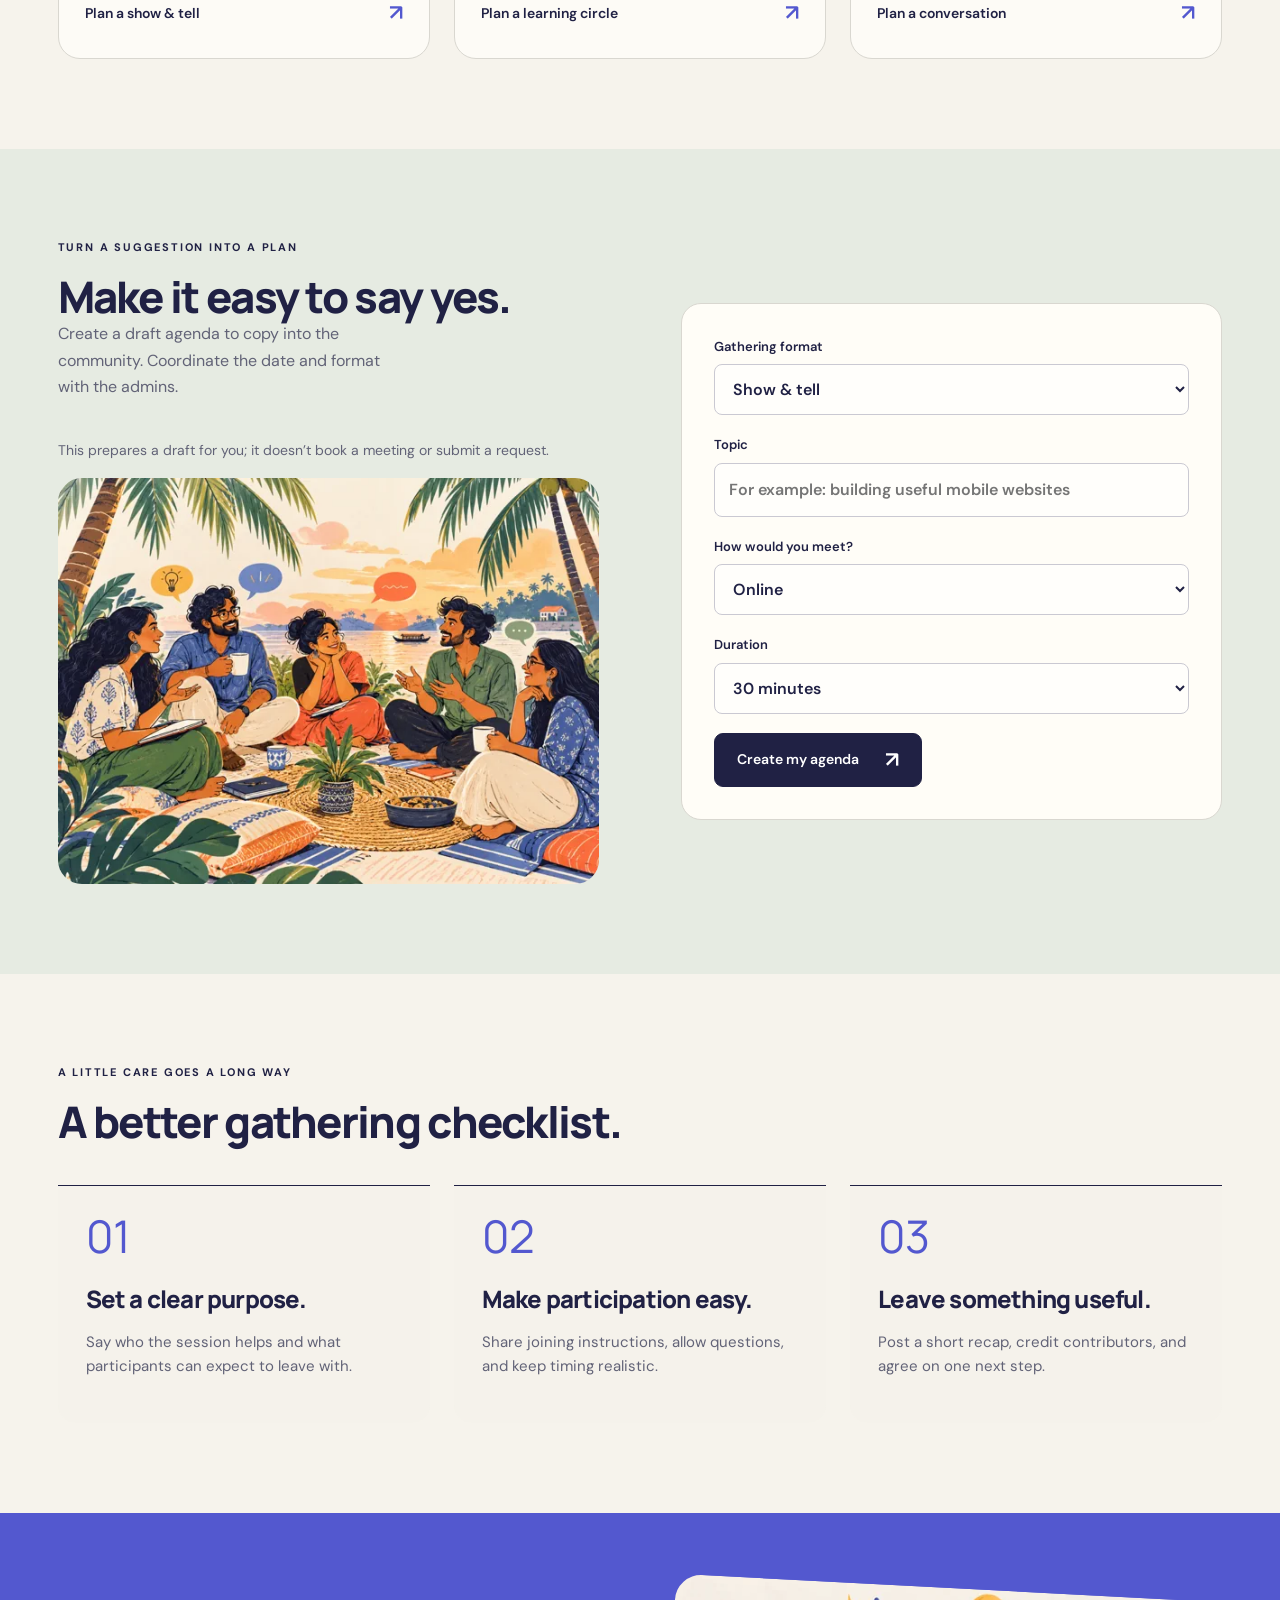
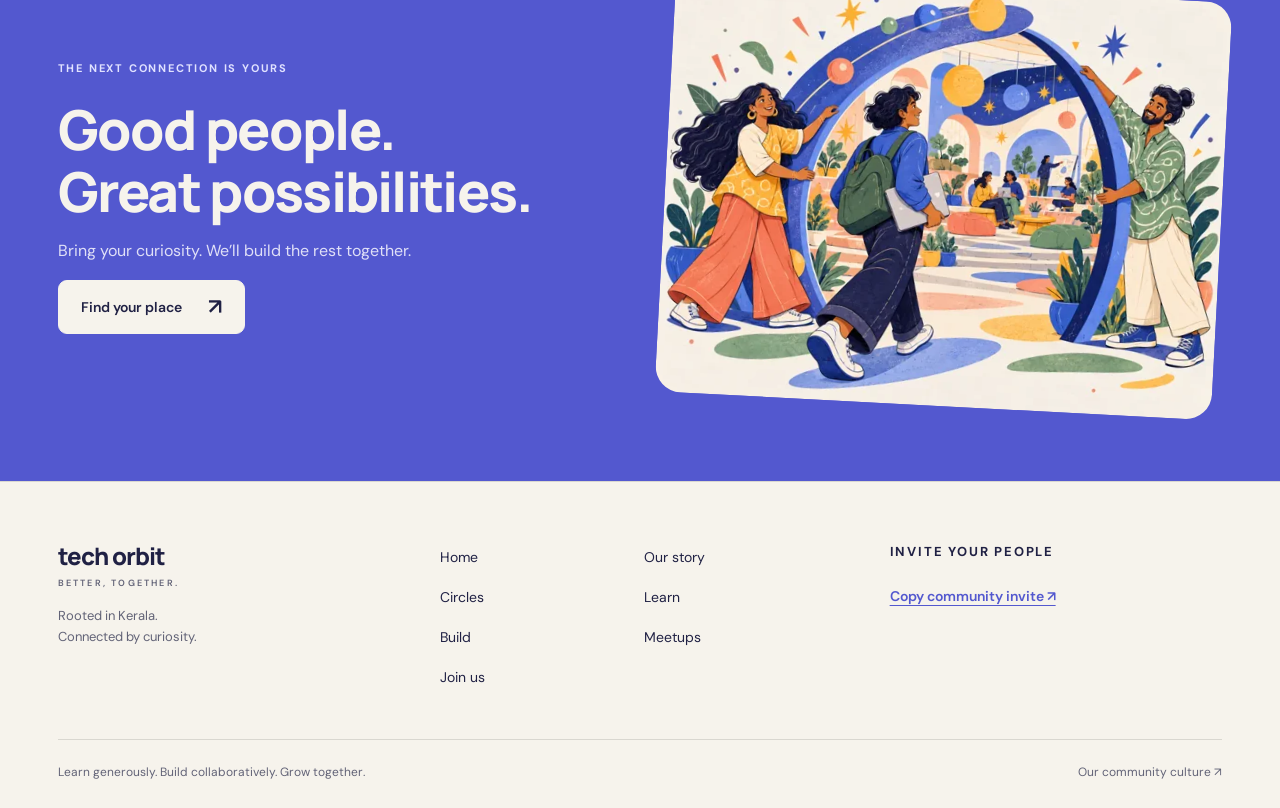
<file: meetups.html>
<!doctype html>
<html lang="en"><head><meta charset="utf-8"><meta name="viewport" content="width=device-width, initial-scale=1, viewport-fit=cover"><title>Meetups — Tech Orbit Hub</title><meta name="description" content="Tech Orbit Hub: a Kerala-rooted community to learn, collaborate, share ideas, and build together. Explore meetups."><meta name="theme-color" content="#f6f3ec"><link rel="icon" href="tech-orbit.png"><link rel="stylesheet" href="style.css?v=3"><link rel="preconnect" href="https://fonts.googleapis.com"><link rel="preconnect" href="https://fonts.gstatic.com" crossorigin></head><body data-page="meetups"><div class="scroll-progress" aria-hidden="true"></div><a class="skip-link" href="#main-content">Skip to content</a><header><a class="brand" href="index.html" aria-label="Tech Orbit Hub home"><img src="tech-orbit.png" width="52" height="44" alt="Tech Orbit logo"><span>tech orbit<small>COMMUNITY HUB</small></span></a><button class="menu-toggle" type="button" aria-label="Open navigation" aria-controls="main-navigation" aria-expanded="false"><span></span><span></span></button><nav id="main-navigation" aria-label="Main navigation"><a href="index.html">Home</a><a href="about.html">Our story</a><a href="circles.html">Circles</a><a href="learn.html">Learn</a><a href="projects.html">Build</a><a href="meetups.html" aria-current="page">Meetups</a><a href="join.html" class="mobile-nav-join">Join the community ↗</a></nav><a class="button small header-join" href="join.html">Join us<span aria-hidden="true">↗</span></a></header><main id="main-content"><section class="hero " id="home"><div class="hero-copy"><p class="eyebrow"><span class="status-dot" aria-hidden="true"></span>GOOD CONVERSATIONS NEED ROOM</p><h1>Meet. Discuss.<br><em>Make things happen.</em></h1><p class="lead">From a quick show-and-tell to a focused learning circle, create time for ideas and the people behind them.</p><div class="actions"><a class="button " href="#planner">Plan a gathering<span aria-hidden="true">↗</span></a><a class="text-link" href="#explore">Explore this page <span aria-hidden="true">↓</span></a></div><p class="hero-footnote">Rooted in Kerala. Open to every curious mind.</p></div><figure class="hero-art"><img class="" src="meetups.webp" srcset="meetups-small.webp 600w, meetups.webp 1200w" sizes="(max-width:680px) 90vw, (max-width:960px) 45vw, 40vw" width="1200" height="900" alt="Illustrated creatives gathering with notebooks under Kerala palms" fetchpriority="high" decoding="async"><figcaption><span class="floating-tag">Learn. Build. Belong.</span><span class="art-stamp" aria-hidden="true">✳</span></figcaption></figure></section><section class="section" id="explore"><div class="announcement-note"><span class="status-dot" aria-hidden="true"></span><p><strong>Looking for the next confirmed meetup?</strong><br>Dates, venues, and joining details will be posted by the admins in Announcements. Explore formats below, or prepare a suggestion.</p><a class="button small" href="https://chat.whatsapp.com/DScUdJlVTf11HXQwdzAbPg" target="_blank" rel="noopener noreferrer">Check the hub<span aria-hidden="true">↗</span></a></div><div class="section-heading reveal"><div><p class="eyebrow">GATHER AROUND SOMETHING GOOD</p><h2>A format for every kind of spark.</h2></div></div><div class="grid three"><article class="art-card reveal"><a class="card-art" href="#planner" aria-label="Show &amp; tell"><img class="" src="builders.webp" srcset="builders-small.webp 600w, builders.webp 1200w" sizes="(max-width:680px) 90vw, (max-width:960px) 45vw, 40vw" width="1200" height="900" alt="Bring a small demo, explain one decision, and ask for specific feedback. A useful format for makers at every level." loading="lazy" decoding="async"></a><div class="card-body"><p class="eyebrow">DEMO · FEEDBACK</p><h3>Show & tell</h3><p>Bring a small demo, explain one decision, and ask for specific feedback. A useful format for makers at every level.</p><a class="card-link" href="#planner">Plan a show & tell<span aria-hidden="true">↗</span></a></div></article><article class="art-card reveal"><a class="card-art" href="#planner" aria-label="Learn together"><img class="" src="learning.webp" srcset="learning-small.webp 600w, learning.webp 1200w" sizes="(max-width:680px) 90vw, (max-width:960px) 45vw, 40vw" width="1200" height="900" alt="Pick one topic, share a short explanation, and try a practical exercise together. Make room for beginner questions." loading="lazy" decoding="async"></a><div class="card-body"><p class="eyebrow">SKILLS · QUESTIONS</p><h3>Learn together</h3><p>Pick one topic, share a short explanation, and try a practical exercise together. Make room for beginner questions.</p><a class="card-link" href="#planner">Plan a learning circle<span aria-hidden="true">↗</span></a></div></article><article class="art-card reveal"><a class="card-art" href="#planner" aria-label="Cross-field conversations"><img class="" src="data.webp" srcset="data-small.webp 600w, data.webp 1200w" sizes="(max-width:680px) 90vw, (max-width:960px) 45vw, 40vw" width="1200" height="900" alt="Put different professions in one conversation. Explore a shared problem and hear how others would approach it." loading="lazy" decoding="async"></a><div class="card-body"><p class="eyebrow">PERSPECTIVES · IDEAS</p><h3>Cross-field conversations</h3><p>Put different professions in one conversation. Explore a shared problem and hear how others would approach it.</p><a class="card-link" href="#planner">Plan a conversation<span aria-hidden="true">↗</span></a></div></article></div></section><section class="tinted" id="planner"><div class="section split"><div><div class="section-heading reveal"><div><p class="eyebrow">TURN A SUGGESTION INTO A PLAN</p><h2>Make it easy to say yes.</h2></div><p>Create a draft agenda to copy into the community. Coordinate the date and format with the admins.</p></div><p class="small-note">This prepares a draft for you; it doesn’t book a meeting or submit a request.</p><figure class="art-frame"><img class="" src="meetups.webp" srcset="meetups-small.webp 600w, meetups.webp 1200w" sizes="(max-width:680px) 90vw, (max-width:960px) 45vw, 40vw" width="1200" height="900" alt="A warm illustrated gathering in a Kerala courtyard" loading="lazy" decoding="async"></figure></div><div class="panel"><form id="meeting-form"><label>Gathering format<select name="format"><option>Show & tell</option><option>Learning circle</option><option>Cross-field conversation</option><option>Project co-working</option></select></label><label>Topic<input name="topic" required maxlength="100" placeholder="For example: building useful mobile websites"></label><label>How would you meet?<select name="mode"><option>Online</option><option>In person — location to agree</option><option>Hybrid — details to agree</option></select></label><label>Duration<select name="duration"><option value="30">30 minutes</option><option value="45">45 minutes</option><option value="60">60 minutes</option></select></label><button class="button" type="submit">Create my agenda <span aria-hidden="true">↗</span></button></form><div id="meeting-output" hidden><h3>Your gathering draft</h3><pre class="draft-text" id="meeting-draft"></pre><button class="text-button" data-copy-target="meeting-draft" type="button">Copy agenda</button><p class="copy-status" role="status"></p></div></div></div></section><section class="section"><div class="section-heading reveal"><div><p class="eyebrow">A LITTLE CARE GOES A LONG WAY</p><h2>A better gathering checklist.</h2></div></div><div class="grid three steps"><article class="reveal"><span class="step-number">01</span><h3>Set a clear purpose.</h3><p>Say who the session helps and what participants can expect to leave with.</p></article><article class="reveal"><span class="step-number">02</span><h3>Make participation easy.</h3><p>Share joining instructions, allow questions, and keep timing realistic.</p></article><article class="reveal"><span class="step-number">03</span><h3>Leave something useful.</h3><p>Post a short recap, credit contributors, and agree on one next step.</p></article></div></section><section class="join-banner"><div class="banner-copy reveal"><p class="eyebrow">THE NEXT CONNECTION IS YOURS</p><h2>Good people.<br>Great possibilities.</h2><p>Bring your curiosity. We’ll build the rest together.</p><a class="button light" href="join.html">Find your place<span aria-hidden="true">↗</span></a></div><figure><img class="" src="join.webp" srcset="join-small.webp 600w, join.webp 1200w" sizes="(max-width:680px) 90vw, (max-width:960px) 45vw, 40vw" width="1200" height="900" alt="Illustrated creatives welcoming someone through an orbital doorway" loading="lazy" decoding="async"></figure></section></main><footer><div class="footer-top"><div><a class="brand" href="index.html"><span>tech orbit<small>BETTER, TOGETHER.</small></span></a><p>Rooted in Kerala.<br>Connected by curiosity.</p></div><nav aria-label="Footer navigation"><a href="index.html">Home</a><a href="about.html">Our story</a><a href="circles.html">Circles</a><a href="learn.html">Learn</a><a href="projects.html">Build</a><a href="meetups.html">Meetups</a><a href="join.html">Join us</a></nav><div><p class="eyebrow">INVITE YOUR PEOPLE</p><button class="text-button" id="share-button" type="button">Copy community invite ↗</button><p id="share-status" role="status"></p></div></div><div class="footer-bottom"><span>Learn generously. Build collaboratively. Grow together.</span><a href="about.html">Our community culture ↗</a></div></footer><div class="mobile-dock"><a href="circles.html">Find a circle</a><a class="button small" href="https://chat.whatsapp.com/DScUdJlVTf11HXQwdzAbPg" target="_blank" rel="noopener noreferrer">Join on WhatsApp<span aria-hidden="true">↗</span></a></div><noscript><style>header nav{display:grid;position:static;grid-template-columns:1fr 1fr}.menu-toggle{display:none}header{flex-wrap:wrap}.empty-state{display:none}</style></noscript><script src="script.js?v=3" defer></script></body></html>
</file>
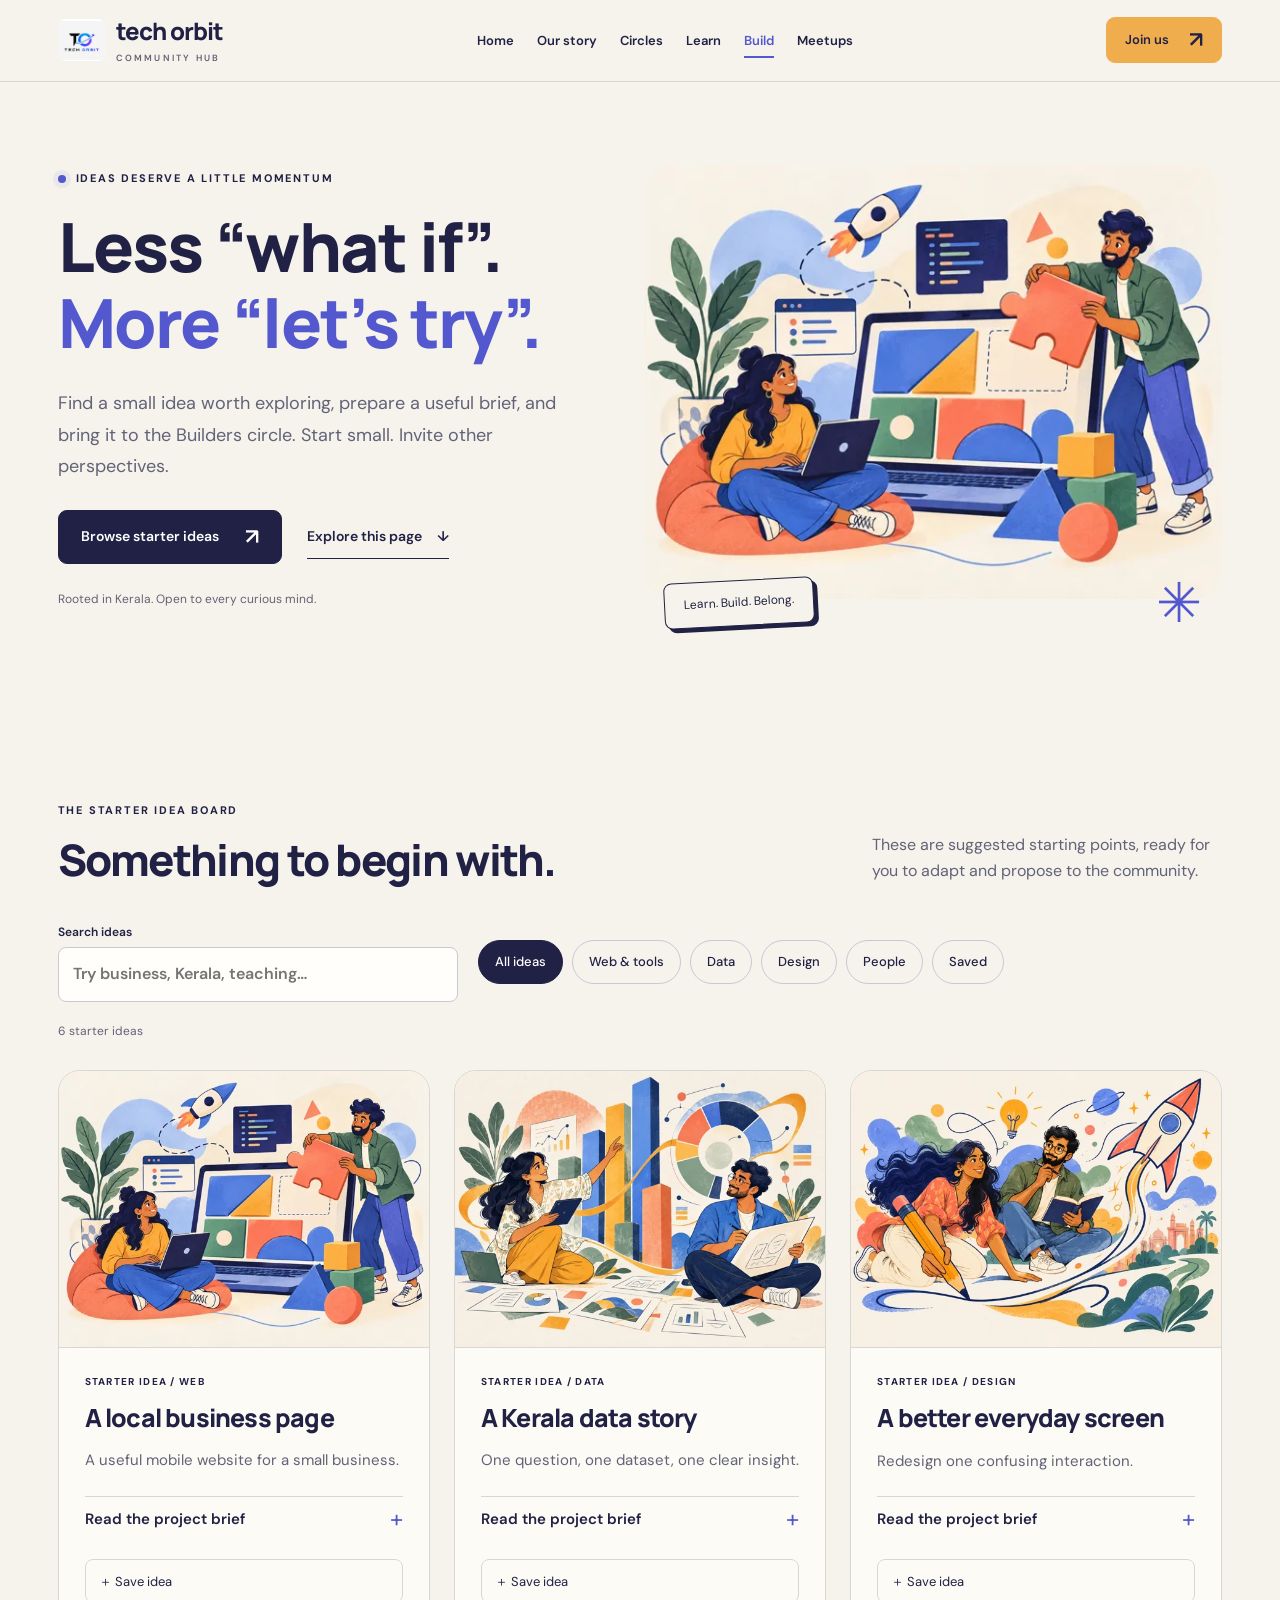
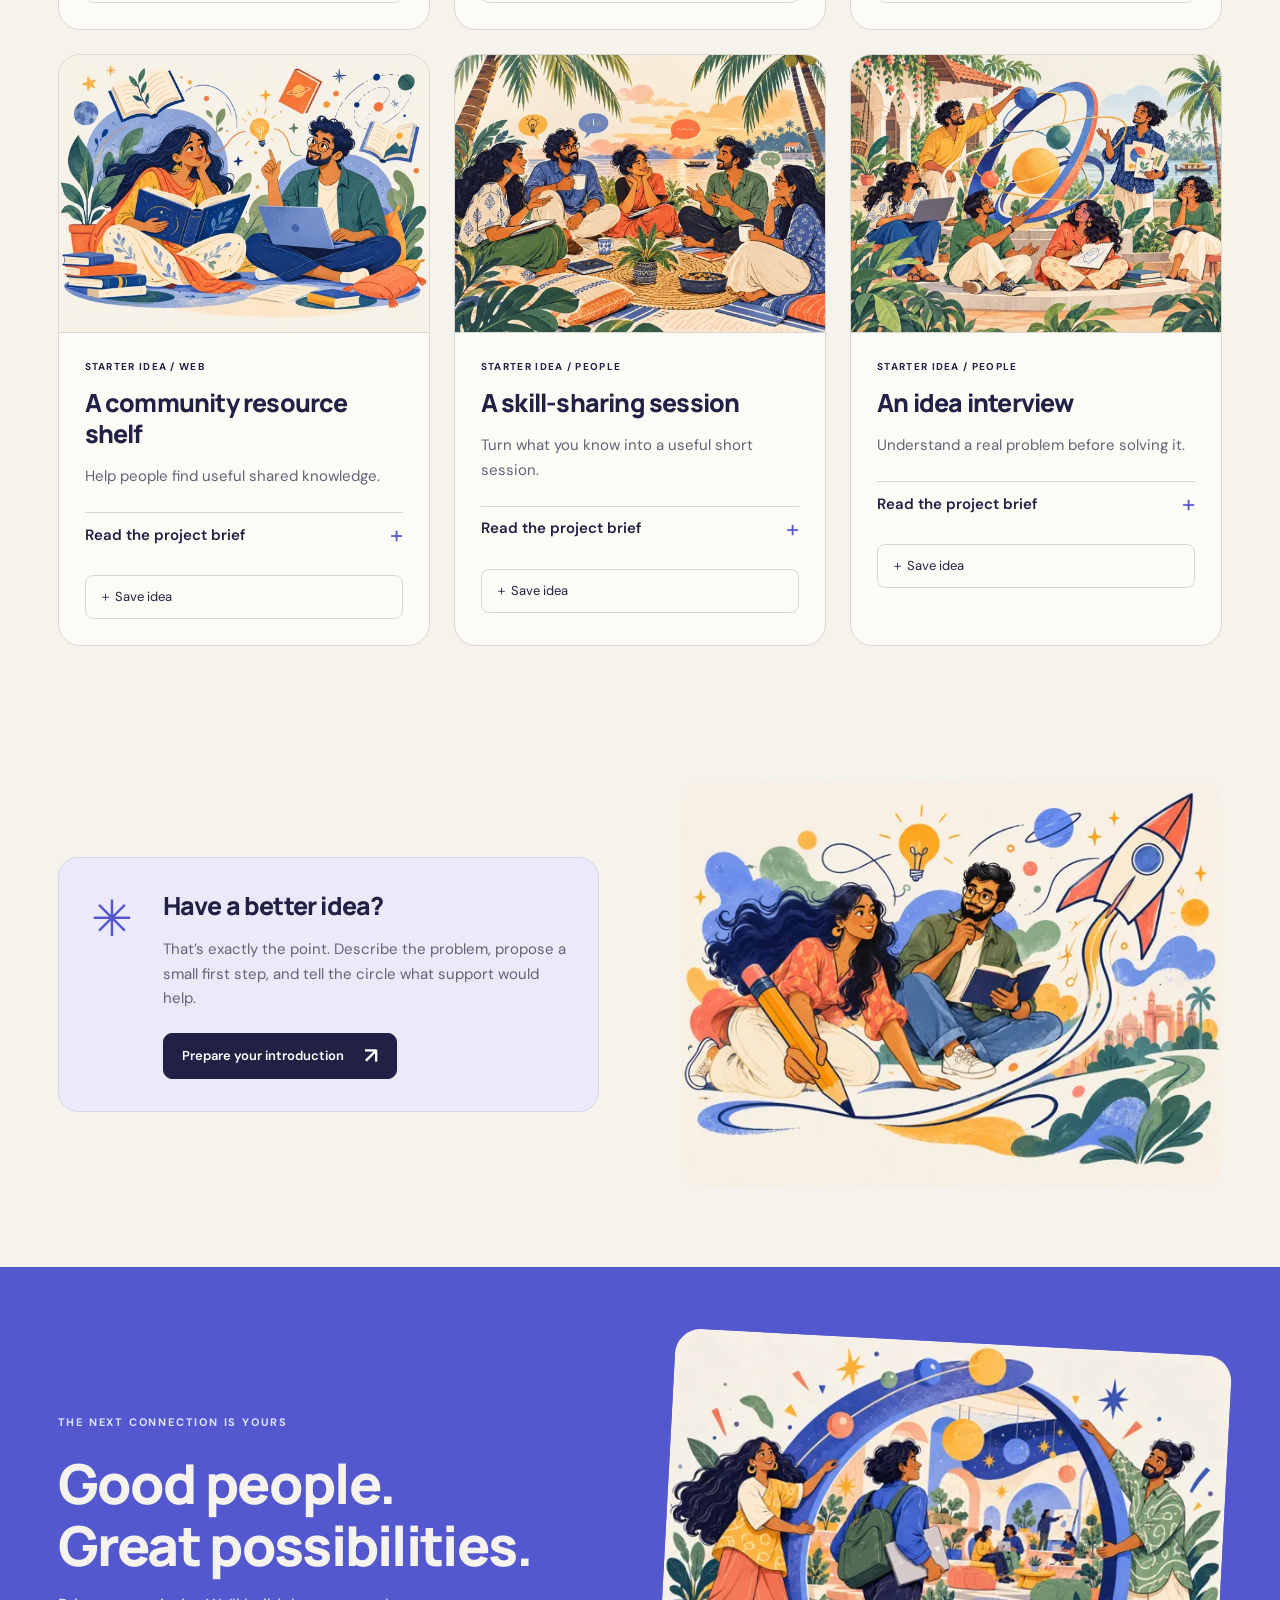
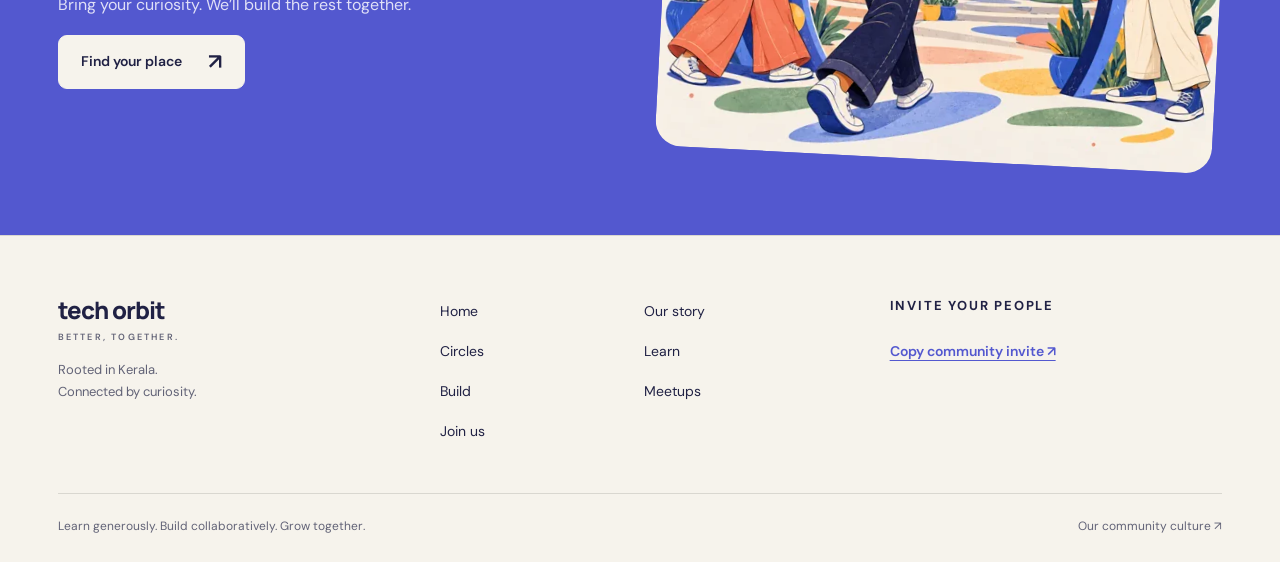
<file: projects.html>
<!doctype html>
<html lang="en"><head><meta charset="utf-8"><meta name="viewport" content="width=device-width, initial-scale=1, viewport-fit=cover"><title>Build — Tech Orbit Hub</title><meta name="description" content="Tech Orbit Hub: a Kerala-rooted community to learn, collaborate, share ideas, and build together. Explore build."><meta name="theme-color" content="#f6f3ec"><link rel="icon" href="tech-orbit.png"><link rel="stylesheet" href="style.css?v=3"><link rel="preconnect" href="https://fonts.googleapis.com"><link rel="preconnect" href="https://fonts.gstatic.com" crossorigin></head><body data-page="projects"><div class="scroll-progress" aria-hidden="true"></div><a class="skip-link" href="#main-content">Skip to content</a><header><a class="brand" href="index.html" aria-label="Tech Orbit Hub home"><img src="tech-orbit.png" width="52" height="44" alt="Tech Orbit logo"><span>tech orbit<small>COMMUNITY HUB</small></span></a><button class="menu-toggle" type="button" aria-label="Open navigation" aria-controls="main-navigation" aria-expanded="false"><span></span><span></span></button><nav id="main-navigation" aria-label="Main navigation"><a href="index.html">Home</a><a href="about.html">Our story</a><a href="circles.html">Circles</a><a href="learn.html">Learn</a><a href="projects.html" aria-current="page">Build</a><a href="meetups.html">Meetups</a><a href="join.html" class="mobile-nav-join">Join the community ↗</a></nav><a class="button small header-join" href="join.html">Join us<span aria-hidden="true">↗</span></a></header><main id="main-content"><section class="hero " id="home"><div class="hero-copy"><p class="eyebrow"><span class="status-dot" aria-hidden="true"></span>IDEAS DESERVE A LITTLE MOMENTUM</p><h1>Less “what if”.<br><em>More “let’s try”.</em></h1><p class="lead">Find a small idea worth exploring, prepare a useful brief, and bring it to the Builders circle. Start small. Invite other perspectives.</p><div class="actions"><a class="button " href="#explore">Browse starter ideas<span aria-hidden="true">↗</span></a><a class="text-link" href="#explore">Explore this page <span aria-hidden="true">↓</span></a></div><p class="hero-footnote">Rooted in Kerala. Open to every curious mind.</p></div><figure class="hero-art"><img class="" src="builders.webp" srcset="builders-small.webp 600w, builders.webp 1200w" sizes="(max-width:680px) 90vw, (max-width:960px) 45vw, 40vw" width="1200" height="900" alt="Illustrated developers building a project from a laptop and colourful blocks" fetchpriority="high" decoding="async"><figcaption><span class="floating-tag">Learn. Build. Belong.</span><span class="art-stamp" aria-hidden="true">✳</span></figcaption></figure></section><section class="section" id="explore"><div class="section-heading reveal"><div><p class="eyebrow">THE STARTER IDEA BOARD</p><h2>Something to begin with.</h2></div><p>These are suggested starting points, ready for you to adapt and propose to the community.</p></div><div class="filter-tools" data-filter-group="projects"><label class="search-label">Search ideas<input type="search" placeholder="Try business, Kerala, teaching…" data-search aria-controls="project-grid"></label><div class="choice-row" role="group" aria-label="Idea categories"><button type="button" class="chip" data-filter="all" aria-pressed="true">All ideas</button><button type="button" class="chip" data-filter="web" aria-pressed="false">Web & tools</button><button type="button" class="chip" data-filter="data" aria-pressed="false">Data</button><button type="button" class="chip" data-filter="design" aria-pressed="false">Design</button><button type="button" class="chip" data-filter="people" aria-pressed="false">People</button><button type="button" class="chip" data-filter="saved" aria-pressed="false">Saved</button></div><p class="result-count" role="status">6 starter ideas</p></div><div class="grid three" id="project-grid" data-filter-list="projects"><article class="art-card reveal" data-category="web" data-project-id="idea-0"><div class="card-art"><img class="" src="builders.webp" srcset="builders-small.webp 600w, builders.webp 1200w" sizes="(max-width:680px) 90vw, (max-width:960px) 45vw, 40vw" width="1200" height="900" alt="A useful mobile website for a small business." loading="lazy" decoding="async"></div><div class="card-body"><p class="eyebrow">STARTER IDEA / WEB</p><h3>A local business page</h3><p>A useful mobile website for a small business.</p><details><summary>Read the project brief</summary><div class="brief"><p><strong>The idea</strong><br>Create a clear one-page website that shows what a local business offers and how to contact it.</p><p><strong>Skills to bring</strong><br>Responsive layout, clear content, click-to-contact, accessible navigation.</p><p><strong>A useful first outcome</strong><br>A working page, a mobile screenshot, and a short explanation of the choices.</p></div><button class="text-button" type="button" data-copy-brief>Copy this brief</button><p class="copy-status" role="status"></p></details><button class="save-button" type="button" data-save aria-pressed="false" aria-label="Save A local business page"><span aria-hidden="true">＋</span> Save idea</button></div></article><article class="art-card reveal" data-category="data" data-project-id="idea-1"><div class="card-art"><img class="" src="data.webp" srcset="data-small.webp 600w, data.webp 1200w" sizes="(max-width:680px) 90vw, (max-width:960px) 45vw, 40vw" width="1200" height="900" alt="One question, one dataset, one clear insight." loading="lazy" decoding="async"></div><div class="card-body"><p class="eyebrow">STARTER IDEA / DATA</p><h3>A Kerala data story</h3><p>One question, one dataset, one clear insight.</p><details><summary>Read the project brief</summary><div class="brief"><p><strong>The idea</strong><br>Explore a public dataset about a topic you care about and tell one focused story.</p><p><strong>Skills to bring</strong><br>Data cleaning, chart design, context checking, honest interpretation.</p><p><strong>A useful first outcome</strong><br>One chart, a paragraph explaining it, and notes on source and limitations.</p></div><button class="text-button" type="button" data-copy-brief>Copy this brief</button><p class="copy-status" role="status"></p></details><button class="save-button" type="button" data-save aria-pressed="false" aria-label="Save A Kerala data story"><span aria-hidden="true">＋</span> Save idea</button></div></article><article class="art-card reveal" data-category="design" data-project-id="idea-2"><div class="card-art"><img class="" src="ideas.webp" srcset="ideas-small.webp 600w, ideas.webp 1200w" sizes="(max-width:680px) 90vw, (max-width:960px) 45vw, 40vw" width="1200" height="900" alt="Redesign one confusing interaction." loading="lazy" decoding="async"></div><div class="card-body"><p class="eyebrow">STARTER IDEA / DESIGN</p><h3>A better everyday screen</h3><p>Redesign one confusing interaction.</p><details><summary>Read the project brief</summary><div class="brief"><p><strong>The idea</strong><br>Choose a screen people use often and improve one concrete task.</p><p><strong>Skills to bring</strong><br>User research, writing, wireframing, visual design.</p><p><strong>A useful first outcome</strong><br>A before-and-after concept and feedback from one person who tried it.</p></div><button class="text-button" type="button" data-copy-brief>Copy this brief</button><p class="copy-status" role="status"></p></details><button class="save-button" type="button" data-save aria-pressed="false" aria-label="Save A better everyday screen"><span aria-hidden="true">＋</span> Save idea</button></div></article><article class="art-card reveal" data-category="web" data-project-id="idea-3"><div class="card-art"><img class="" src="learning.webp" srcset="learning-small.webp 600w, learning.webp 1200w" sizes="(max-width:680px) 90vw, (max-width:960px) 45vw, 40vw" width="1200" height="900" alt="Help people find useful shared knowledge." loading="lazy" decoding="async"></div><div class="card-body"><p class="eyebrow">STARTER IDEA / WEB</p><h3>A community resource shelf</h3><p>Help people find useful shared knowledge.</p><details><summary>Read the project brief</summary><div class="brief"><p><strong>The idea</strong><br>Build a simple searchable collection of learning resources with clear labels.</p><p><strong>Skills to bring</strong><br>Frontend development, content organisation, accessibility.</p><p><strong>A useful first outcome</strong><br>A small working collection with search, tags, and original source links.</p></div><button class="text-button" type="button" data-copy-brief>Copy this brief</button><p class="copy-status" role="status"></p></details><button class="save-button" type="button" data-save aria-pressed="false" aria-label="Save A community resource shelf"><span aria-hidden="true">＋</span> Save idea</button></div></article><article class="art-card reveal" data-category="people" data-project-id="idea-4"><div class="card-art"><img class="" src="meetups.webp" srcset="meetups-small.webp 600w, meetups.webp 1200w" sizes="(max-width:680px) 90vw, (max-width:960px) 45vw, 40vw" width="1200" height="900" alt="Turn what you know into a useful short session." loading="lazy" decoding="async"></div><div class="card-body"><p class="eyebrow">STARTER IDEA / PEOPLE</p><h3>A skill-sharing session</h3><p>Turn what you know into a useful short session.</p><details><summary>Read the project brief</summary><div class="brief"><p><strong>The idea</strong><br>Prepare a 15-minute explanation of one skill, followed by a practical activity.</p><p><strong>Skills to bring</strong><br>Teaching, facilitation, examples, participant feedback.</p><p><strong>A useful first outcome</strong><br>A short outline, one example, and a small exercise everyone can try.</p></div><button class="text-button" type="button" data-copy-brief>Copy this brief</button><p class="copy-status" role="status"></p></details><button class="save-button" type="button" data-save aria-pressed="false" aria-label="Save A skill-sharing session"><span aria-hidden="true">＋</span> Save idea</button></div></article><article class="art-card reveal" data-category="people" data-project-id="idea-5"><div class="card-art"><img class="" src="community.webp" srcset="community-small.webp 600w, community.webp 1200w" sizes="(max-width:680px) 90vw, (max-width:960px) 45vw, 40vw" width="1200" height="900" alt="Understand a real problem before solving it." loading="lazy" decoding="async"></div><div class="card-body"><p class="eyebrow">STARTER IDEA / PEOPLE</p><h3>An idea interview</h3><p>Understand a real problem before solving it.</p><details><summary>Read the project brief</summary><div class="brief"><p><strong>The idea</strong><br>Talk to someone about a repeated difficulty in their work or studies.</p><p><strong>Skills to bring</strong><br>Listening, note taking, synthesis, problem framing.</p><p><strong>A useful first outcome</strong><br>An anonymised problem summary and three questions to explore next.</p></div><button class="text-button" type="button" data-copy-brief>Copy this brief</button><p class="copy-status" role="status"></p></details><button class="save-button" type="button" data-save aria-pressed="false" aria-label="Save An idea interview"><span aria-hidden="true">＋</span> Save idea</button></div></article></div><p class="empty-state" data-empty="projects" hidden>No ideas match this view. Try All ideas, or save an idea to see it here.</p></section><section class="section split compact"><div class="note-panel"><span class="motif" aria-hidden="true">✳</span><div><h3>Have a better idea?</h3><p>That’s exactly the point. Describe the problem, propose a small first step, and tell the circle what support would help.</p><a class="button small" href="join.html#introduction">Prepare your introduction<span aria-hidden="true">↗</span></a></div></div><figure class="art-frame"><img class="" src="ideas.webp" srcset="ideas-small.webp 600w, ideas.webp 1200w" sizes="(max-width:680px) 90vw, (max-width:960px) 45vw, 40vw" width="1200" height="900" alt="An imaginative pencil line becoming a paper rocket" loading="lazy" decoding="async"></figure></section><section class="join-banner"><div class="banner-copy reveal"><p class="eyebrow">THE NEXT CONNECTION IS YOURS</p><h2>Good people.<br>Great possibilities.</h2><p>Bring your curiosity. We’ll build the rest together.</p><a class="button light" href="join.html">Find your place<span aria-hidden="true">↗</span></a></div><figure><img class="" src="join.webp" srcset="join-small.webp 600w, join.webp 1200w" sizes="(max-width:680px) 90vw, (max-width:960px) 45vw, 40vw" width="1200" height="900" alt="Illustrated creatives welcoming someone through an orbital doorway" loading="lazy" decoding="async"></figure></section></main><footer><div class="footer-top"><div><a class="brand" href="index.html"><span>tech orbit<small>BETTER, TOGETHER.</small></span></a><p>Rooted in Kerala.<br>Connected by curiosity.</p></div><nav aria-label="Footer navigation"><a href="index.html">Home</a><a href="about.html">Our story</a><a href="circles.html">Circles</a><a href="learn.html">Learn</a><a href="projects.html">Build</a><a href="meetups.html">Meetups</a><a href="join.html">Join us</a></nav><div><p class="eyebrow">INVITE YOUR PEOPLE</p><button class="text-button" id="share-button" type="button">Copy community invite ↗</button><p id="share-status" role="status"></p></div></div><div class="footer-bottom"><span>Learn generously. Build collaboratively. Grow together.</span><a href="about.html">Our community culture ↗</a></div></footer><div class="mobile-dock"><a href="circles.html">Find a circle</a><a class="button small" href="https://chat.whatsapp.com/DScUdJlVTf11HXQwdzAbPg" target="_blank" rel="noopener noreferrer">Join on WhatsApp<span aria-hidden="true">↗</span></a></div><noscript><style>header nav{display:grid;position:static;grid-template-columns:1fr 1fr}.menu-toggle{display:none}header{flex-wrap:wrap}.empty-state{display:none}</style></noscript><script src="script.js?v=3" defer></script></body></html>
</file>
<file: style.css>
@import url('https://fonts.googleapis.com/css2?family=DM+Sans:wght@400;500;600;700&family=Manrope:wght@400;500;600;700;800&display=swap');
:root{--paper:#f6f3ec;--ink:#202144;--blue:#5358cf;--muted:#626377;--line:#d9d7d0;--orange:#f0ad4e;--sage:#e6ebe2;--night:#181932;--radius:22px}*{box-sizing:border-box}html{scroll-behavior:smooth;scroll-padding-top:105px}body{margin:0;color:var(--ink);background:var(--paper);font-family:'DM Sans',Arial,sans-serif;line-height:1.65;font-size:16px}a{color:inherit;text-decoration:none}button,input,select,textarea{font:inherit}button{cursor:pointer}img{display:block;max-width:100%;height:auto}figure{margin:0}h1,h2,h3{font-family:Manrope,Arial,sans-serif;line-height:1.13;margin:0;letter-spacing:-1.7px;font-weight:800}h1{font-size:clamp(46px,5.3vw,78px)}h2{font-size:clamp(32px,3.4vw,49px)}h3{font-size:25px;letter-spacing:-.8px;line-height:1.25}h1 em,h2 em{font-style:normal;color:var(--blue)}p{margin:16px 0;color:var(--muted)}[hidden]{display:none!important}:focus-visible{outline:3px solid var(--blue);outline-offset:5px}button,a,input,summary,select{-webkit-tap-highlight-color:transparent}.eyebrow{font-size:11px;font-weight:700;letter-spacing:1.8px;line-height:1.6;color:var(--ink);margin:0 0 20px}.small-note{font-size:14px}.optional{font-weight:400;color:var(--muted)}
header{position:sticky;top:0;z-index:50;background:#f6f3ecf5;backdrop-filter:blur(16px);border-bottom:1px solid var(--line);display:flex;align-items:center;justify-content:space-between;gap:24px;padding:17px max(4.5%,calc((100vw - 1320px)/2))}.brand{display:flex;align-items:center;gap:10px;font-family:Manrope,Arial,sans-serif;font-weight:800;font-size:24px;letter-spacing:-1px;line-height:1.2;flex-shrink:0}.brand img{width:48px;height:42px;object-fit:contain;border-radius:8px;background:#fff}.brand small{display:block;font:600 9px 'DM Sans',Arial,sans-serif;letter-spacing:2.2px;margin-top:6px;color:var(--muted)}header nav{display:flex;align-items:center;gap:23px;font-size:13px;font-weight:600}header nav a{position:relative;padding:12px 0;white-space:nowrap}header nav a::after{content:'';position:absolute;bottom:5px;left:0;right:0;height:2px;background:var(--blue);transform:scaleX(0);transform-origin:left;transition:transform .2s}header nav a:hover::after,header nav a[aria-current=page]::after{transform:scaleX(1)}header nav a[aria-current=page]{color:var(--blue)}.button{display:inline-flex;align-items:center;justify-content:center;gap:26px;background:var(--ink);color:#fff;border:1px solid var(--ink);padding:15px 22px;border-radius:9px;font-size:14px;font-weight:600;min-height:50px;line-height:1.4;transition:transform .25s,box-shadow .25s}.button:hover{transform:translateY(-3px);box-shadow:4px 6px 0 #5358cf25}.button span{font-size:22px;line-height:1}.button.small{min-height:44px;padding:11px 18px;gap:20px;font-size:13px}.button.light{background:var(--paper);border-color:var(--paper);color:var(--ink)}.header-join{background:var(--orange);border-color:var(--orange);color:var(--ink)}.menu-toggle,.mobile-nav-join,.mobile-dock{display:none}.skip-link{position:fixed;left:16px;top:-90px;z-index:100;background:#fff;padding:12px 18px;border:2px solid var(--blue);border-radius:8px}.skip-link:focus{top:10px}.scroll-progress{position:fixed;top:0;left:0;right:0;height:3px;background:var(--blue);transform:scaleX(var(--progress,0));transform-origin:left;z-index:100;pointer-events:none}
.hero{max-width:1450px;margin:auto;display:grid;grid-template-columns:1fr 1.05fr;gap:35px;align-items:center;padding:72px 4.5% 70px;min-height:630px}.home-hero{padding-block:82px;min-height:690px}.hero-copy{min-width:0}.hero .eyebrow{display:flex;gap:10px;align-items:center}.status-dot{display:inline-block;width:8px;height:8px;flex-shrink:0;border-radius:50%;background:var(--blue);box-shadow:0 0 0 5px #5358cf14}.lead{font-size:18px;line-height:1.75;max-width:520px;margin:27px 0}.actions{display:flex;align-items:center;flex-wrap:wrap;gap:25px}.text-link{font-size:14px;font-weight:600;display:inline-flex;align-items:center;gap:15px;min-height:44px;border-bottom:1px solid var(--ink)}.hero-footnote{font-size:12px;margin-top:26px}.hero-art{position:relative;min-width:0;perspective:1000px}.hero-art>img{width:100%;border-radius:30px;aspect-ratio:4/3;object-fit:cover;transform:rotate(var(--art-rotation,0deg));transition:transform .4s}.hero-art figcaption{display:flex;justify-content:space-between;align-items:center;position:relative;margin:-23px 20px 0}.floating-tag{font-size:12px;padding:12px 19px;border:1px solid var(--ink);border-radius:8px;background:var(--paper);box-shadow:4px 4px 0 var(--ink);transform:rotate(-3deg);animation:float 8s ease-in-out infinite}.art-stamp{font-size:55px;line-height:1;color:var(--blue);animation:spin 28s linear infinite}.ticker{border-block:1px solid var(--ink);background:var(--orange);overflow:hidden;padding:19px 0}.ticker-track{display:flex;align-items:center;gap:37px;width:max-content;animation:ticker 40s linear infinite}.ticker-track span{font-size:12px;font-weight:700;letter-spacing:1.6px;white-space:nowrap}.ticker-track b{font-size:24px;line-height:1}.ticker:hover .ticker-track{animation-play-state:paused}.ticker-copy{display:contents}
.section{max-width:1450px;margin:auto;padding:90px 4.5%}.section.compact{padding-block:45px 80px}.section-heading{display:flex;justify-content:space-between;align-items:end;gap:45px;margin-bottom:38px}.section-heading .eyebrow{margin-bottom:16px}.section-heading>div{max-width:760px}.section-heading>p{max-width:350px;margin:0}.grid{display:grid;gap:24px}.grid.three{grid-template-columns:repeat(3,minmax(0,1fr))}.grid.two{grid-template-columns:repeat(2,minmax(0,1fr))}.art-card{border:1px solid var(--line);border-radius:var(--radius);background:#fdfbf6;overflow:hidden;min-width:0;transition:transform .3s,box-shadow .3s}.art-card:hover{transform:translateY(-5px);box-shadow:0 15px 32px #2021440c}.card-art{display:block;overflow:hidden;aspect-ratio:4/3;border-bottom:1px solid var(--line);background:var(--paper)}.card-art img{width:100%;height:100%;object-fit:cover;transition:transform .6s}.art-card:hover .card-art img{transform:scale(1.04)}.card-body{padding:26px}.card-body .eyebrow{font-size:10px;letter-spacing:1.3px;margin-bottom:12px}.card-body>p:not(.eyebrow){font-size:15px;margin:15px 0 23px}.card-link{display:flex;justify-content:space-between;gap:15px;align-items:center;border-top:1px solid var(--line);padding-top:16px;font-size:14px;font-weight:600;min-height:48px}.card-link span{font-size:22px;color:var(--blue)}.split{display:grid;grid-template-columns:minmax(0,1fr) minmax(0,1fr);align-items:center;gap:7%}.split .section-heading{display:block}.night-section{background:var(--night);color:var(--paper);overflow:hidden}.night-section .eyebrow{color:#babcf5}.night-section p{color:#b5b6c7;max-width:560px}.night-section h2 em{color:#aaaef7}.cosmic-art{max-width:470px;justify-self:center;animation:float 9s ease-in-out infinite}.cosmic-art img{aspect-ratio:1;object-fit:contain}.steps article{padding:28px;border-top:1px solid var(--ink);background:#edece530;border-radius:0 0 18px 18px}.step-number{display:inline-block;font-family:Manrope;font-size:45px;color:var(--blue);margin-bottom:25px;line-height:1}.steps h3{font-size:24px}.steps p{font-size:15px}.join-banner{background:var(--blue);color:var(--paper);display:grid;grid-template-columns:1fr 1fr;align-items:center;gap:50px;padding:75px max(4.5%,calc((100vw - 1320px)/2));overflow:hidden}.join-banner .eyebrow{color:#e1e2ff}.join-banner h2{font-size:clamp(38px,4.3vw,60px)}.join-banner p{color:#e0e0f7}.join-banner figure{border-radius:26px;overflow:hidden;transform:rotate(3deg);max-width:570px}.join-banner img{aspect-ratio:4/3;object-fit:cover;width:100%}.faq{display:grid;grid-template-columns:1fr 1.15fr;gap:8%}.faq details{border-bottom:1px solid var(--line);padding:20px 0}.faq summary,details summary{cursor:pointer;font-weight:600;list-style:none;position:relative;min-height:44px;display:flex;align-items:center;padding-right:26px;font-size:15px}.faq summary::after,details summary::after{content:'+';position:absolute;right:0;font-size:24px;color:var(--blue);font-weight:400}details[open] summary::after{content:'−'}summary::-webkit-details-marker{display:none}.faq p{font-size:15px;margin-bottom:0}.faq .section-heading{display:block}details{border-top:1px solid var(--line)}.card-body details{margin-bottom:18px}.card-body details p{font-size:14px}.card-body .button{margin-top:12px}.guide-list{padding-left:22px;font-size:14px;color:var(--muted)}.guide-list li{margin:12px 0}.tinted{background:var(--sage)}.editorial-photo{border-radius:24px;overflow:hidden;background:#e9e7f4}.editorial-photo img{width:100%;aspect-ratio:1.3;object-fit:cover}.editorial-photo figcaption{padding:16px 24px;font-size:13px;text-align:center}.art-frame{border-radius:24px;overflow:hidden}.art-frame img{width:100%;aspect-ratio:4/3;object-fit:cover}.principles article{padding:28px;background:var(--paper);border:1px solid #ced2c7;border-radius:20px}.motif{font-size:50px;color:var(--blue);line-height:1;display:inline-block;margin-bottom:30px}.principles h3{font-size:24px}.principles p{font-size:15px}.large-list{padding-left:22px;color:var(--muted)}.large-list li{padding:14px 0;border-bottom:1px solid var(--line)}.note-panel{display:flex;align-items:start;gap:30px;background:#eceafa;border:1px solid #d7d4ed;padding:32px;border-radius:20px}.note-panel p{font-size:15px;margin-bottom:0}.note-panel .motif{flex-shrink:0;margin:4px 0}.note-panel .button{margin-top:22px}.panel{padding:32px;background:#fffdf7;border:1px solid var(--line);border-radius:20px;min-width:0}.circle-finder{margin-bottom:35px}.circle-finder p{margin-bottom:0}.choice-row{display:flex;flex-wrap:wrap;gap:9px}.chip{padding:10px 16px;border:1px solid #c9c8d6;color:var(--ink);border-radius:25px;background:transparent;font-size:13px;min-height:44px;font-weight:500;transition:background .2s,color .2s}.chip:hover{background:#e6e5f3}.chip[aria-pressed=true]{background:var(--ink);border-color:var(--ink);color:#fff}.filter-tools{margin-bottom:28px;display:flex;flex-wrap:wrap;align-items:center;gap:20px}.search-label{display:block;flex:1 1 260px;font-size:12px;font-weight:600;max-width:400px}.search-label input{margin-top:5px}.filter-tools .choice-row{flex:1 1 500px}.result-count{width:100%;font-size:12px;margin:0}.empty-state{border:1px dashed #b2aec8;border-radius:18px;padding:32px;text-align:center;background:#eeedf5}.save-button{display:flex;justify-content:space-between;align-items:center;gap:10px;min-height:44px;width:100%;border:1px solid var(--line);border-radius:8px;background:transparent;color:var(--ink);padding:9px 13px;font-size:13px}.save-button[aria-pressed=true]{color:var(--blue);border-color:var(--blue);background:#eeedf9}.text-button{min-height:44px;border:0;background:transparent;color:var(--blue);padding:9px 0;font-size:14px;font-weight:600;text-align:left;text-decoration:underline;text-underline-offset:4px}.copy-status{font-size:12px;color:var(--blue)}.copy-status:empty{display:none}.checklist>label{display:flex;align-items:center;gap:14px;padding:15px 0;border-bottom:1px solid var(--line);font-size:15px;cursor:pointer}.checklist input{width:20px;height:20px;accent-color:var(--blue);flex-shrink:0}.checklist input:checked+span{text-decoration:line-through;color:var(--muted)}.checklist-status{font-size:12px;color:var(--blue)}input:not([type=checkbox]),select{display:block;width:100%;min-width:0;padding:13px 14px;min-height:48px;border:1px solid #cac9d2;border-radius:8px;background:#fffefb;color:var(--ink);font-size:16px}form{display:grid;gap:19px}form>label{font-size:13px;font-weight:600}form>label input,form>label select{margin-top:7px}form>.button{justify-self:start}.draft-text{white-space:pre-wrap;overflow-wrap:anywhere;font:14px/1.7 'DM Sans',Arial,sans-serif;border:1px solid var(--line);border-radius:12px;background:var(--paper);padding:20px;margin:18px 0}.panel [id$=-output]{padding-top:28px;margin-top:28px;border-top:1px solid var(--line)}.panel [id$=-output] h3{font-size:23px}.announcement-note{display:flex;align-items:center;gap:24px;border:1px solid #d4d1e8;background:#eeedf7;padding:27px;border-radius:18px;margin-bottom:65px}.announcement-note p{flex:1;margin:0;font-size:14px}.announcement-note strong{color:var(--ink)}
footer{padding:60px max(4.5%,calc((100vw - 1320px)/2)) 25px;border-top:1px solid var(--line)}.footer-top{display:grid;grid-template-columns:1fr 1.2fr 1fr;gap:50px;margin-bottom:45px}.footer-top nav{display:grid;grid-template-columns:1fr 1fr;gap:8px;font-size:14px;align-content:start}.footer-top nav a{min-height:32px;padding:4px 0}.footer-top .eyebrow{margin-bottom:12px}.footer-top p{font-size:13px}.footer-top #share-status{overflow-wrap:anywhere}.footer-bottom{display:flex;justify-content:space-between;flex-wrap:wrap;gap:20px;border-top:1px solid var(--line);padding-top:23px;font-size:12px;color:var(--muted)}.js-motion .reveal{opacity:0;transform:translateY(22px);transition:opacity .65s ease,transform .65s ease}.js-motion .reveal.is-visible{opacity:1;transform:none}.grid .reveal:nth-child(3n+2){transition-delay:.06s}.grid .reveal:nth-child(3n+3){transition-delay:.12s}@keyframes float{50%{translate:0 -9px}}@keyframes spin{to{rotate:360deg}}@keyframes ticker{to{transform:translateX(-50%)}}
@media(min-width:1600px){.hero{min-height:740px}.hero-art>img{border-radius:40px}}
@media(max-width:1150px){header nav{gap:17px;font-size:12px}.brand{font-size:22px}.brand img{display:none}header{gap:17px}.hero{gap:26px;min-height:570px}h1{font-size:clamp(42px,5.5vw,62px)}.card-body{padding:23px}.footer-top{gap:30px}.section-heading{gap:30px}}
@media(max-width:960px){header .brand img{display:block}.menu-toggle{display:flex;flex-direction:column;align-items:center;justify-content:center;gap:5px;min-width:44px;height:44px;margin-left:auto;background:transparent;border:1px solid var(--line);border-radius:8px}.menu-toggle span{width:19px;height:2px;background:var(--ink);transition:transform .2s}.menu-toggle[aria-expanded=true] span:first-child{transform:translateY(3.5px) rotate(45deg)}.menu-toggle[aria-expanded=true] span:last-child{transform:translateY(-3.5px) rotate(-45deg)}header nav{display:none;position:absolute;top:100%;left:0;right:0;background:var(--paper);border-bottom:1px solid var(--line);padding:12px 5% 24px;max-height:calc(100dvh - 88px);overflow:auto;box-shadow:0 14px 20px #20214410}header nav.is-open{display:grid;grid-template-columns:1fr 1fr;gap:0 24px}header nav a{font-size:15px;padding:15px 0;min-height:50px;white-space:normal}.mobile-nav-join{display:block;color:var(--blue)}.hero{padding-block:55px;min-height:0}.hero-art figcaption{margin-inline:8px}.floating-tag{padding:9px 12px;font-size:11px}.hero h1{font-size:clamp(40px,5.5vw,55px)}.hero .lead{font-size:16px}.grid.three{grid-template-columns:repeat(2,minmax(0,1fr))}.steps.grid.three,.principles.grid.three{grid-template-columns:repeat(3,minmax(0,1fr))}.steps article,.principles article{padding:22px}.steps h3,.principles h3{font-size:21px}.split{gap:5%}.section-heading>p{max-width:270px}.join-banner{gap:30px;padding-block:65px}.footer-top{grid-template-columns:1fr 1fr}.footer-top>div:last-child{grid-column:1/-1}.faq{gap:5%}.announcement-note{flex-wrap:wrap}.announcement-note .button{margin-left:32px}.panel{padding:24px}}
@media(max-width:680px){html{scroll-padding-top:90px}header{padding:12px 5%;gap:12px}.brand{font-size:21px}.brand small{font-size:8px;letter-spacing:1.6px}.brand img{width:43px;height:37px}.header-join{display:none}.hero{grid-template-columns:1fr;gap:32px;padding:35px 5% 42px}.home-hero{padding-top:40px}.hero h1{font-size:clamp(37px,10.6vw,59px);letter-spacing:-1.7px;line-height:1.13}.hero .eyebrow{font-size:10px;letter-spacing:1.25px;margin-bottom:22px}.hero .lead{font-size:16px;margin:22px 0;line-height:1.7}.hero .actions{gap:20px}.hero .button{padding:14px 19px;gap:19px;font-size:13px}.hero-footnote{margin:18px 0 0}.hero-art{width:100%;max-width:540px;justify-self:center}.hero-art>img{border-radius:22px}.hero-art figcaption{margin-top:-19px;margin-inline:15px}.floating-tag{font-size:11px;padding:10px 15px}.art-stamp{font-size:43px}.ticker{padding:15px 0}.ticker-track{gap:28px}.ticker-track span{font-size:11px}.section{padding:58px 5%}.section.compact{padding:30px 5% 55px}.section-heading{display:block;margin-bottom:28px}.section-heading>p{margin-top:18px;max-width:100%}.section-heading .eyebrow{margin-bottom:14px}h2{font-size:clamp(29px,8.4vw,42px);letter-spacing:-1.1px}h3{font-size:24px}.grid.three,.grid.two,.steps.grid.three,.principles.grid.three{grid-template-columns:1fr;gap:20px}.art-card{border-radius:19px}.card-art{aspect-ratio:1.5}.card-body{padding:23px}.card-body>p:not(.eyebrow){font-size:15px}.split{grid-template-columns:1fr;gap:32px}.night-section .split{gap:25px}.cosmic-art{max-width:360px;width:100%}.steps article{padding:25px}.step-number{font-size:38px;margin-bottom:20px}.steps h3,.principles h3{font-size:24px}.join-banner{grid-template-columns:1fr;padding:58px 5%;gap:35px}.join-banner h2{font-size:clamp(35px,10vw,48px)}.join-banner figure{transform:rotate(2deg);width:96%;justify-self:center;max-width:500px}.join-banner figure img{aspect-ratio:1.5}.faq{grid-template-columns:1fr;gap:0}.faq summary{font-size:15px;min-height:48px}.faq-list details:first-child{border-top:1px solid var(--line)}.faq .section-heading{margin-bottom:25px}.editorial-photo img{aspect-ratio:1.3}.principles .motif{margin-bottom:23px}.large-list li{padding-block:13px}.note-panel{gap:18px;padding:24px;flex-direction:column}.note-panel .motif{font-size:38px}.panel{padding:23px;border-radius:17px}.choice-row{gap:8px}.chip{font-size:12px;padding:10px 14px}.filter-tools{gap:18px}.search-label{max-width:none;flex-basis:100%}.filter-tools .choice-row{flex-basis:100%}.result-count{margin-top:-2px}.announcement-note{padding:22px;gap:17px;margin-bottom:45px}.announcement-note p{flex-basis:calc(100% - 40px)}.announcement-note .button{margin-left:25px}.draft-text{padding:16px;font-size:14px}.panel [id$=-output] .actions{gap:12px}footer{padding:44px 5% calc(105px + env(safe-area-inset-bottom))}.footer-top{grid-template-columns:1fr;gap:27px;margin-bottom:30px}.footer-top>div:last-child{grid-column:auto}.footer-top nav{gap:8px 25px}.footer-top nav a{min-height:42px;display:flex;align-items:center}.footer-bottom{gap:12px}.mobile-dock{position:fixed;bottom:0;left:0;right:0;z-index:45;display:flex;align-items:center;justify-content:space-between;gap:12px;border-top:1px solid var(--line);background:#f6f3ecf5;backdrop-filter:blur(12px);padding:10px 5% calc(10px + env(safe-area-inset-bottom))}.mobile-dock>a:first-child{font-size:13px;font-weight:600;min-height:44px;display:flex;align-items:center}.mobile-dock .button{padding:11px 14px;gap:12px;font-size:12px}.hero-art>img{transform:none!important}.grid .reveal{transition-delay:0!important}}
@media(max-width:360px){.hero h1{font-size:35px}.hero .eyebrow{letter-spacing:.8px}.button{gap:15px}.actions{gap:18px}.floating-tag{padding:9px 12px}.card-body{padding:20px}.announcement-note{padding:20px}.panel{padding:20px}.chip{padding-inline:12px}}
@media(prefers-reduced-motion:reduce){html{scroll-behavior:auto}*,*::before,*::after{animation:none!important;transition:none!important}.js-motion .reveal{opacity:1;transform:none}.hero-art>img{transform:none!important}.ticker-track{width:auto;flex-wrap:wrap;justify-content:center;padding:0 20px;gap:15px 25px}.ticker-copy{display:none}.join-banner figure{transform:none}}
</file>
